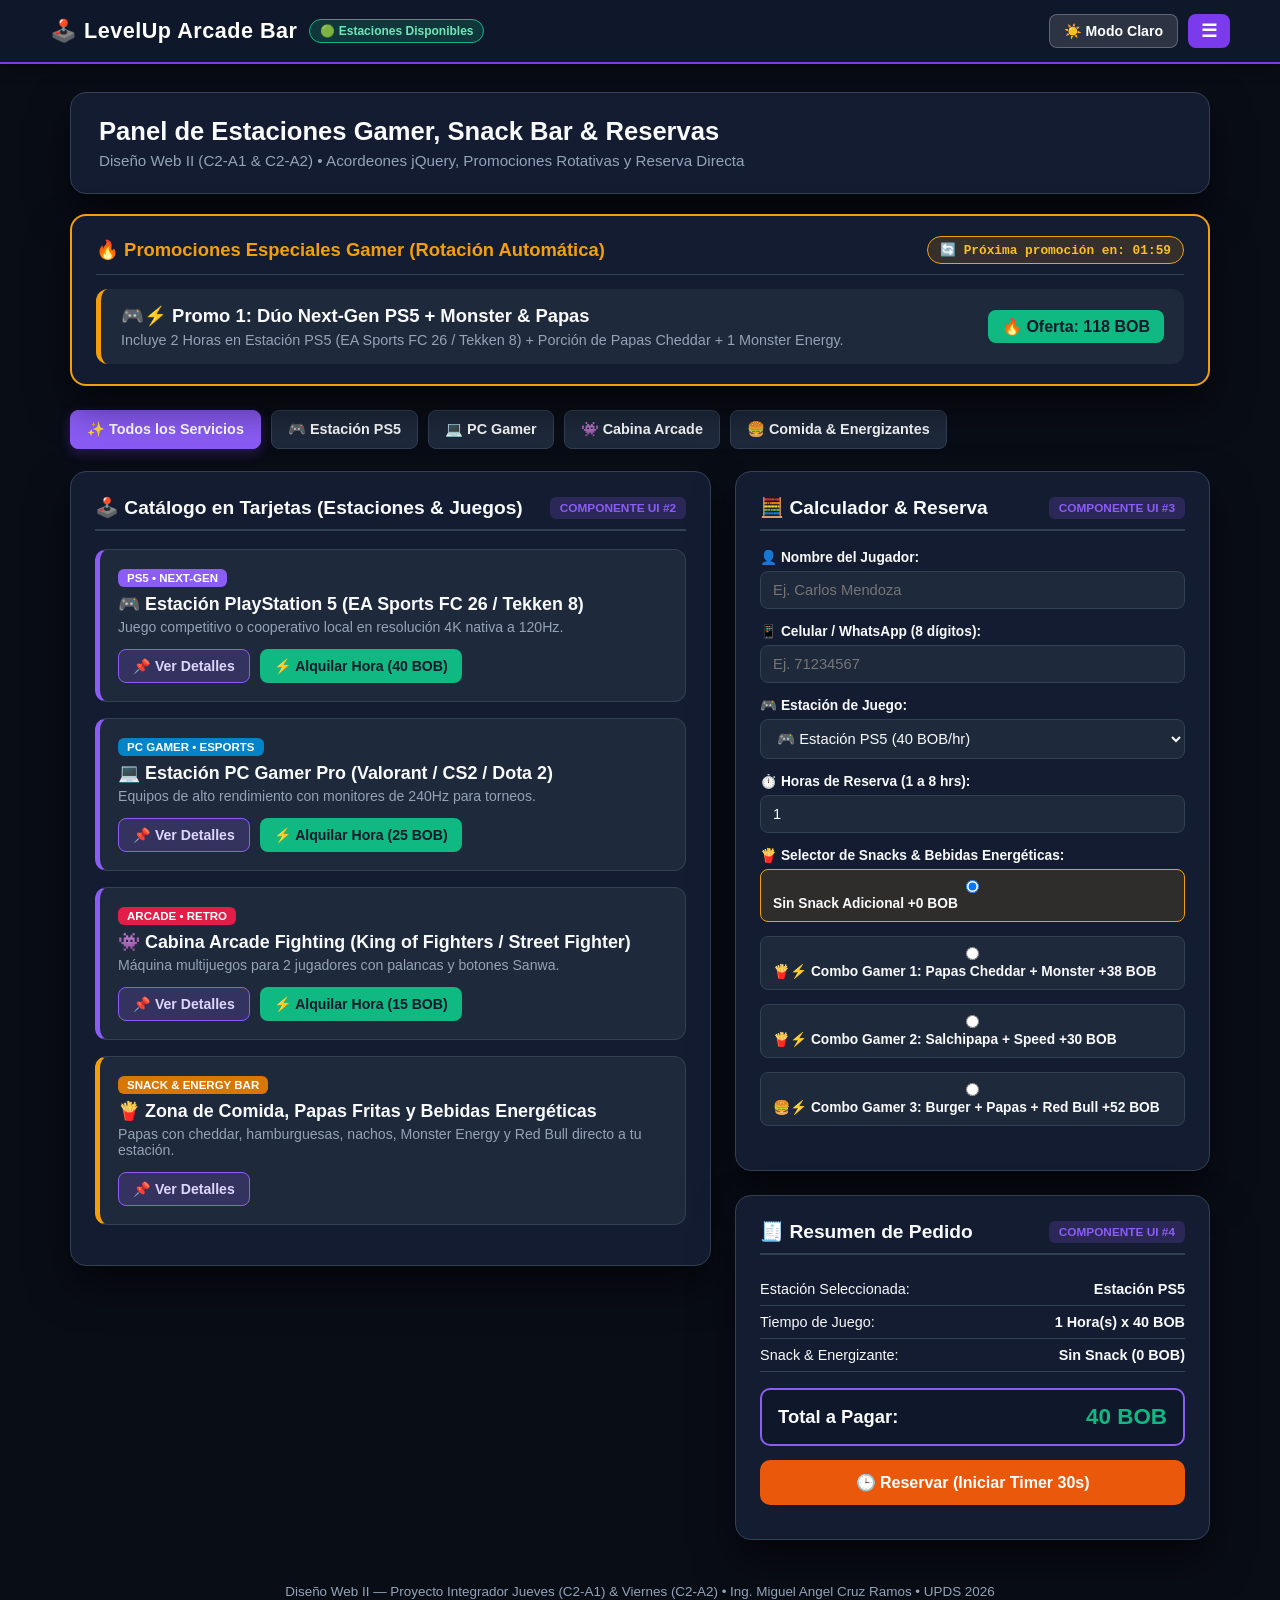
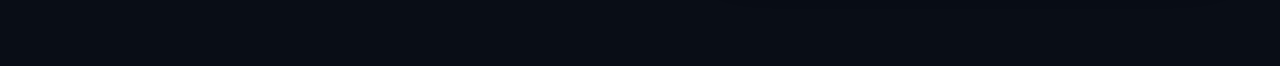
<file: lab-jquery/index.html>
<!-- ej_jquery_jueves.html / ej_ui_viernes.html - Proyecto Integrador LevelUp Arcade Bar -->
<!DOCTYPE html>
<html lang="es">
<head>
    <meta charset="UTF-8">
    <meta name="viewport" content="width=device-width, initial-scale=1.0">
    <title>LevelUp Arcade Bar - UI Completa (Jueves & Viernes)</title>
    <!-- Librería jQuery 3.7.1 -->
    <script src="https://code.jquery.com/jquery-3.7.1.min.js"></script>
    <style>
        /* =========================================================
           VARIABLES DE TEMA: MODO CLARO Y MODO OSCURO
           ========================================================= */
        :root {
            --bg-body: #f1f5f9;
            --bg-container: #ffffff;
            --bg-card: #f8fafc;
            --bg-panel: #f1f5f9;
            --bg-navbar: #1e1b4b;
            --text-main: #0f172a;
            --text-muted: #475569;
            --border-color: #cbd5e1;
            --accent: #7c3aed;
            --accent-hover: #6d28d9;
            --accent-light: rgba(124, 58, 237, 0.12);
            --card-shadow: 0 10px 25px rgba(15, 23, 42, 0.08);
        }

        body.dark-mode {
            --bg-body: #090d16;
            --bg-container: #131c31;
            --bg-card: #1e293b;
            --bg-panel: #0f172a;
            --bg-navbar: #0f172a;
            --text-main: #f8fafc;
            --text-muted: #94a3b8;
            --border-color: #334155;
            --accent: #8b5cf6;
            --accent-hover: #7c3aed;
            --accent-light: rgba(139, 92, 246, 0.2);
            --card-shadow: 0 20px 40px rgba(0, 0, 0, 0.55);
        }

        * {
            box-sizing: border-box;
            margin: 0;
            padding: 0;
        }

        body {
            font-family: 'Segoe UI', Tahoma, Geneva, Verdana, sans-serif;
            background-color: var(--bg-body);
            color: var(--text-main);
            min-height: 100vh;
            transition: background-color 0.3s ease, color 0.3s ease;
        }

        /* =========================================================
           COMPONENTE UI #1: NAVBAR SUPERIOR + TIMER ARRIBA A LA DERECHA
           ========================================================= */
        .navbar {
            background: var(--bg-navbar);
            color: #ffffff;
            padding: 14px 24px;
            position: sticky;
            top: 0;
            z-index: 100;
            border-bottom: 2px solid #7c3aed;
            box-shadow: 0 4px 16px rgba(0, 0, 0, 0.3);
        }

        .navbar-top {
            max-width: 1180px;
            margin: 0 auto;
            display: flex;
            align-items: center;
            justify-content: space-between;
            flex-wrap: wrap;
            gap: 12px;
        }

        .logo-area {
            display: flex;
            align-items: center;
            gap: 12px;
        }

        .logo-area h1 {
            font-size: 1.35rem;
            font-weight: 800;
            letter-spacing: 0.5px;
            color: #fff;
        }

        .status-badge {
            display: inline-flex;
            align-items: center;
            gap: 6px;
            background: rgba(16, 185, 129, 0.2);
            border: 1px solid #10b981;
            color: #6ee7b7;
            font-size: 0.75rem;
            font-weight: 700;
            padding: 4px 10px;
            border-radius: 999px;
        }

        .nav-controls {
            display: flex;
            align-items: center;
            flex-wrap: wrap;
            gap: 10px;
        }

        /* Temporizador en la Parte Superior Derecha (Oculto al inicio hasta apretar Reservar) */
        .top-right-timer {
            display: none;
            background: #f59e0b;
            color: #0f172a;
            border: 2px solid #fbbf24;
            padding: 8px 14px;
            border-radius: 8px;
            font-size: 0.9rem;
            font-weight: 800;
            font-family: 'Consolas', monospace;
            box-shadow: 0 4px 15px rgba(245, 158, 11, 0.45);
        }

        /* Botón Modo Oscuro */
        .btn-theme {
            background: rgba(255, 255, 255, 0.12);
            color: #ffffff;
            border: 1px solid rgba(255, 255, 255, 0.25);
            padding: 8px 14px;
            border-radius: 8px;
            font-size: 0.88rem;
            font-weight: 600;
            cursor: pointer;
            transition: all 0.2s ease;
        }

        .btn-theme:hover {
            background: #7c3aed;
            border-color: #a78bfa;
        }

        /* Botón Menú Hamburguesa */
        .btn-hamburger {
            background: #7c3aed;
            color: #ffffff;
            border: none;
            padding: 8px 13px;
            border-radius: 8px;
            font-size: 1.15rem;
            font-weight: 700;
            cursor: pointer;
            line-height: 1;
            transition: background 0.2s ease;
        }

        .btn-hamburger:hover {
            background: #6d28d9;
        }

        /* Menú Desplegable de la Hamburguesa */
        .nav-menu {
            display: none;
            max-width: 1180px;
            margin: 12px auto 0 auto;
            padding-top: 12px;
            border-top: 1px solid rgba(255, 255, 255, 0.15);
        }

        .nav-menu ul {
            list-style: none;
            display: flex;
            flex-wrap: wrap;
            gap: 12px;
        }

        .nav-menu a {
            color: #e2e8f0;
            text-decoration: none;
            font-size: 0.92rem;
            font-weight: 600;
            padding: 8px 14px;
            border-radius: 6px;
            background: rgba(255, 255, 255, 0.06);
            display: inline-block;
            transition: background 0.2s ease;
        }

        .nav-menu a:hover {
            background: #7c3aed;
            color: #ffffff;
        }

        /* =========================================================
           CONTENEDOR PRINCIPAL Y APARTADO DE PROMOCIONES ROTATIVAS
           ========================================================= */
        .main-wrapper {
            max-width: 1180px;
            margin: 28px auto;
            padding: 0 20px 40px 20px;
        }

        .hero-banner {
            background: var(--bg-container);
            border: 1px solid var(--border-color);
            border-radius: 16px;
            padding: 24px 28px;
            margin-bottom: 20px;
            box-shadow: var(--card-shadow);
            display: flex;
            justify-content: space-between;
            align-items: center;
            flex-wrap: wrap;
            gap: 16px;
        }

        .hero-banner h2 {
            font-size: 1.6rem;
            margin-bottom: 6px;
        }

        .hero-banner p {
            color: var(--text-muted);
            font-size: 0.95rem;
        }

        /* Apartado de Promociones que cambian cada 2 minutos */
        .promos-section {
            background: var(--bg-container);
            border: 2px solid #f59e0b;
            border-radius: 16px;
            padding: 20px 24px;
            margin-bottom: 24px;
            box-shadow: var(--card-shadow);
            position: relative;
        }

        .promos-header {
            display: flex;
            justify-content: space-between;
            align-items: center;
            flex-wrap: wrap;
            gap: 10px;
            margin-bottom: 14px;
            padding-bottom: 10px;
            border-bottom: 1px solid var(--border-color);
        }

        .promos-header h3 {
            font-size: 1.15rem;
            color: #f59e0b;
            display: flex;
            align-items: center;
            gap: 8px;
        }

        .promo-timer-badge {
            background: rgba(245, 158, 11, 0.15);
            border: 1px solid #f59e0b;
            color: #fbbf24;
            padding: 5px 12px;
            border-radius: 999px;
            font-size: 0.8rem;
            font-weight: 700;
            font-family: 'Consolas', monospace;
        }

        body:not(.dark-mode) .promo-timer-badge {
            color: #b45309;
        }

        .promo-slide {
            display: none;
            background: var(--bg-card);
            border-left: 5px solid #f59e0b;
            border-radius: 12px;
            padding: 16px 20px;
        }

        .promo-slide.active-promo {
            display: block;
        }

        .promo-content {
            display: flex;
            justify-content: space-between;
            align-items: center;
            flex-wrap: wrap;
            gap: 14px;
        }

        .promo-info h4 {
            font-size: 1.15rem;
            margin-bottom: 5px;
            color: var(--text-main);
        }

        .promo-info p {
            font-size: 0.9rem;
            color: var(--text-muted);
        }

        .promo-price-box {
            text-align: right;
        }

        .promo-price {
            display: inline-block;
            background: #10b981;
            color: #0f172a;
            font-weight: 800;
            font-size: 1rem;
            padding: 7px 14px;
            border-radius: 8px;
        }

        .promos-controls {
            display: flex;
            justify-content: space-between;
            align-items: center;
            margin-top: 12px;
            flex-wrap: wrap;
            gap: 10px;
        }

        .promo-dots {
            display: flex;
            gap: 8px;
        }

        .promo-dot {
            background: var(--bg-card);
            border: 1px solid var(--border-color);
            color: var(--text-main);
            padding: 5px 12px;
            border-radius: 6px;
            font-size: 0.8rem;
            font-weight: 700;
            cursor: pointer;
        }

        .promo-dot.active {
            background: #f59e0b;
            color: #0f172a;
            border-color: #f59e0b;
        }

        /* Botones de Filtro (.btn-console) */
        .filter-bar {
            display: flex;
            flex-wrap: wrap;
            gap: 10px;
            margin-bottom: 22px;
        }

        .btn-console {
            background: var(--bg-card);
            color: var(--text-main);
            border: 1px solid var(--border-color);
            padding: 10px 16px;
            border-radius: 8px;
            font-size: 0.9rem;
            font-weight: 600;
            cursor: pointer;
            transition: all 0.2s ease;
        }

        .btn-console:hover,
        .btn-console.active {
            background: var(--accent);
            color: #ffffff;
            border-color: var(--accent);
            box-shadow: 0 4px 12px rgba(124, 58, 237, 0.3);
        }

        /* Layout de Columnas: Catálogo (Izquierda) + Calculador y Resumen (Derecha) */
        .ui-architecture-grid {
            display: grid;
            grid-template-columns: 1.35fr 1fr;
            gap: 24px;
            align-items: start;
        }

        @media (max-width: 920px) {
            .ui-architecture-grid {
                grid-template-columns: 1fr;
            }
        }

        .ui-box {
            background: var(--bg-container);
            border: 1px solid var(--border-color);
            border-radius: 16px;
            padding: 24px;
            box-shadow: var(--card-shadow);
            margin-bottom: 24px;
        }

        .ui-box-header {
            display: flex;
            justify-content: space-between;
            align-items: center;
            margin-bottom: 18px;
            padding-bottom: 10px;
            border-bottom: 2px solid var(--border-color);
        }

        .ui-box-header h3 {
            font-size: 1.2rem;
        }

        .ui-tag {
            font-size: 0.74rem;
            font-weight: 700;
            text-transform: uppercase;
            padding: 4px 10px;
            border-radius: 6px;
            background: var(--accent-light);
            color: var(--accent);
        }

        /* =========================================================
           COMPONENTE UI #2: CATÁLOGO EN TARJETAS + ACORDEÓN JUEVES
           ========================================================= */
        .equipo-card {
            background: var(--bg-card);
            border: 1px solid var(--border-color);
            border-left: 5px solid var(--accent);
            border-radius: 12px;
            padding: 18px;
            margin-bottom: 16px;
            transition: transform 0.2s ease, box-shadow 0.2s ease;
        }

        .equipo-card:hover {
            transform: translateY(-2px);
            box-shadow: 0 8px 20px rgba(0, 0, 0, 0.15);
        }

        .equipo-card.snacks {
            border-left-color: #f59e0b;
        }

        .equipo-header {
            display: flex;
            justify-content: space-between;
            align-items: flex-start;
            gap: 12px;
            flex-wrap: wrap;
        }

        .console-badge {
            display: inline-block;
            background: var(--accent);
            color: #ffffff;
            font-size: 0.72rem;
            font-weight: 700;
            padding: 3px 9px;
            border-radius: 6px;
            margin-bottom: 6px;
            text-transform: uppercase;
        }

        .console-badge.badge-pc {
            background: #0284c7;
        }

        .console-badge.badge-arcade {
            background: #e11d48;
        }

        .console-badge.badge-food {
            background: #d97706;
        }

        .equipo-info h4 {
            font-size: 1.12rem;
            margin-bottom: 4px;
        }

        .equipo-info p {
            font-size: 0.88rem;
            color: var(--text-muted);
        }

        .card-actions {
            display: flex;
            flex-wrap: wrap;
            gap: 10px;
            margin-top: 14px;
        }

        /* Botón Acordeón "Ver Detalles" (Jueves) */
        .accordion-btn {
            background: var(--accent-light);
            border: 1px solid var(--accent);
            color: var(--accent);
            padding: 8px 14px;
            font-size: 0.88rem;
            font-weight: 700;
            border-radius: 8px;
            cursor: pointer;
            user-select: none;
            transition: all 0.2s ease;
        }

        body.dark-mode .accordion-btn {
            color: #ddd6fe;
        }

        .accordion-btn:hover {
            background: var(--accent);
            color: #ffffff;
        }

        /* Botón "Alquilar Hora" (Viernes) */
        .btn-alquilar {
            background: #10b981;
            color: #0f172a;
            border: none;
            padding: 8px 14px;
            font-size: 0.88rem;
            font-weight: 700;
            border-radius: 8px;
            cursor: pointer;
            transition: background 0.2s ease;
        }

        .btn-alquilar:hover {
            background: #34d399;
        }

        /* Panel Desplegable Acordeón */
        .accordion-panel {
            background: var(--bg-panel);
            border: 1px solid var(--border-color);
            border-radius: 10px;
            padding: 16px;
            margin-top: 12px;
            line-height: 1.6;
        }

        .panel-title {
            font-size: 0.88rem;
            font-weight: 700;
            color: #0284c7;
            margin-bottom: 8px;
            text-transform: uppercase;
        }

        body.dark-mode .panel-title {
            color: #38bdf8;
        }

        .specs-list {
            list-style: none;
            margin-bottom: 12px;
            font-size: 0.88rem;
        }

        .specs-list li {
            padding: 4px 0;
            border-bottom: 1px dashed var(--border-color);
        }

        .price-tag {
            display: inline-block;
            background: rgba(16, 185, 129, 0.15);
            color: #10b981;
            border: 1px solid rgba(16, 185, 129, 0.35);
            padding: 5px 12px;
            border-radius: 6px;
            font-weight: 700;
            font-size: 0.85rem;
        }

        .menu-grid {
            display: grid;
            grid-template-columns: repeat(auto-fit, minmax(190px, 1fr));
            gap: 10px;
            margin-bottom: 10px;
        }

        .menu-item {
            background: var(--bg-card);
            border: 1px solid var(--border-color);
            border-left: 3px solid #f59e0b;
            border-radius: 8px;
            padding: 10px;
            font-size: 0.84rem;
        }

        .menu-item h5 {
            color: #d97706;
            font-size: 0.9rem;
            margin-bottom: 4px;
        }

        body.dark-mode .menu-item h5 {
            color: #fbbf24;
        }

        /* =========================================================
           COMPONENTE UI #3: CALCULADOR / FORMULARIO Y PANEL SNACKS
           ========================================================= */
        .form-group {
            margin-bottom: 14px;
        }

        .form-group label {
            display: block;
            font-size: 0.86rem;
            font-weight: 700;
            margin-bottom: 6px;
            color: var(--text-main);
        }

        .form-group input,
        .form-group select {
            width: 100%;
            background: var(--bg-card);
            border: 1px solid var(--border-color);
            color: var(--text-main);
            padding: 10px 12px;
            border-radius: 8px;
            font-size: 0.92rem;
            outline: none;
        }

        .form-group input:focus,
        .form-group select:focus {
            border-color: var(--accent);
        }

        /* Selector visual de Snacks Laterales (Combo Gamer 1, 2 o 3) */
        .snack-selector {
            display: flex;
            flex-direction: column;
            gap: 8px;
            margin-top: 6px;
        }

        .snack-option {
            display: flex;
            align-items: center;
            justify-content: space-between;
            background: var(--bg-card);
            border: 1px solid var(--border-color);
            padding: 10px 12px;
            border-radius: 8px;
            cursor: pointer;
            font-size: 0.86rem;
            transition: all 0.2s ease;
        }

        .snack-option:hover,
        .snack-option.selected {
            border-color: #f59e0b;
            background: rgba(245, 158, 11, 0.12);
        }

        /* =========================================================
           COMPONENTE UI #4: RESUMEN DE PEDIDO Y CONFIRMACIÓN EN LA MISMA PÁGINA
           ========================================================= */
        .resumen-list {
            list-style: none;
            margin-bottom: 16px;
            font-size: 0.9rem;
        }

        .resumen-list li {
            display: flex;
            justify-content: space-between;
            padding: 8px 0;
            border-bottom: 1px solid var(--border-color);
        }

        .total-banner {
            background: var(--bg-panel);
            border: 2px solid var(--accent);
            border-radius: 10px;
            padding: 14px 16px;
            display: flex;
            justify-content: space-between;
            align-items: center;
            margin-bottom: 14px;
        }

        .total-banner h4 {
            font-size: 1.15rem;
        }

        .total-amount {
            font-size: 1.4rem;
            font-weight: 800;
            color: #10b981;
        }

        /* Botón 1: Reservar (Activa el Timer en la esquina superior derecha) */
        .btn-iniciar-reserva {
            width: 100%;
            background: #ea580c;
            color: #ffffff;
            border: none;
            padding: 13px 20px;
            border-radius: 10px;
            font-size: 1rem;
            font-weight: 700;
            cursor: pointer;
            margin-bottom: 10px;
            transition: background 0.2s ease;
        }

        .btn-iniciar-reserva:hover {
            background: #f97316;
        }

        /* Botón 2: Confirmar Reserva (Termina el Timer y guarda la reserva) */
        .btn-confirmar {
            display: none;
            width: 100%;
            background: #10b981;
            color: #0f172a;
            border: none;
            padding: 13px 20px;
            border-radius: 10px;
            font-size: 1rem;
            font-weight: 800;
            cursor: pointer;
            transition: background 0.2s ease;
        }

        .btn-confirmar:hover {
            background: #34d399;
        }

        .msg-error {
            display: none;
            margin-bottom: 12px;
            background: rgba(239, 68, 68, 0.15);
            border: 1px solid #ef4444;
            color: #ef4444;
            padding: 10px 14px;
            border-radius: 8px;
            font-size: 0.86rem;
            font-weight: 600;
        }

        body.dark-mode .msg-error {
            color: #fca5a5;
        }

        /* Detalle de Reserva Confirmada en la misma página */
        .reserva-inline-box {
            display: none;
            margin-top: 16px;
            background: var(--bg-panel);
            border: 1px solid #10b981;
            border-left: 4px solid #10b981;
            border-radius: 10px;
            padding: 16px;
            font-size: 0.9rem;
            line-height: 1.7;
        }

        .reserva-inline-box h4 {
            color: #10b981;
            margin-bottom: 8px;
            font-size: 1rem;
        }

        /* =========================================================
           TOAST ALERT FLOTANTE (ESQUINA SUPERIOR DERECHA)
           ========================================================= */
        .toast-alert {
            display: none;
            position: fixed;
            top: 78px;
            right: 24px;
            z-index: 300;
            background: #10b981;
            color: #0f172a;
            border: 2px solid #059669;
            padding: 14px 20px;
            border-radius: 10px;
            font-weight: 700;
            font-size: 0.92rem;
            box-shadow: 0 12px 28px rgba(0, 0, 0, 0.35);
        }

        footer {
            text-align: center;
            margin-top: 20px;
            font-size: 0.84rem;
            color: var(--text-muted);
        }
    </style>
</head>
<body class="dark-mode">

    <!-- =========================================================
         COMPONENTE UI #1: NAVBAR SUPERIOR + TIMER EN PARTE SUPERIOR DERECHA
         ========================================================= -->
    <nav class="navbar">
        <div class="navbar-top">
            <div class="logo-area">
                <h1>🕹️ LevelUp Arcade Bar</h1>
                <span class="status-badge">🟢 Estaciones Disponibles</span>
            </div>

            <div class="nav-controls">
                <!-- Temporizador en la Parte Superior Derecha (Aparece recién al apretar Reservar) -->
                <div id="box-timer" class="top-right-timer">
                    ⏱️ Tiempo para Confirmar: <span id="mod-timer">00:30s</span>
                </div>

                <!-- Botón Modo Oscuro / Claro -->
                <button id="btn-theme" class="btn-theme">☀️ Modo Claro</button>

                <!-- Botón Menú Hamburguesa -->
                <button id="btn-hamburger" class="btn-hamburger" title="Abrir Menú">☰</button>
            </div>
        </div>

        <!-- Menú Desplegable Hamburguesa -->
        <div id="nav-menu" class="nav-menu">
            <ul>
                <li><a href="#promociones" class="nav-link">🔥 Promociones Rotativas</a></li>
                <li><a href="#catalogo" class="nav-link">🎮 Catálogo de Estaciones</a></li>
                <li><a href="#zona-snacks" class="nav-link">🍟 Comida y Bebidas Energéticas</a></li>
                <li><a href="#calculador" class="nav-link">🧮 Calculador de Horas</a></li>
                <li><a href="#resumen" class="nav-link">🧾 Resumen de Pedido</a></li>
            </ul>
        </div>
    </nav>

    <!-- Toast Alert Flotante (Esquina Superior Derecha) -->
    <div id="toast-alert" class="toast-alert"></div>

    <div class="main-wrapper">

        <!-- Encabezado Principal -->
        <div class="hero-banner">
            <div>
                <h2>Panel de Estaciones Gamer, Snack Bar & Reservas</h2>
                <p>Diseño Web II (C2-A1 & C2-A2) • Acordeones jQuery, Promociones Rotativas y Reserva Directa</p>
            </div>
        </div>

        <!-- =========================================================
             APARTADO DE PROMOCIONES ROTATIVAS (CAMBIAN CADA 2 MINUTOS)
             ========================================================= -->
        <div id="promociones" class="promos-section">
            <div class="promos-header">
                <h3>🔥 Promociones Especiales Gamer (Rotación Automática)</h3>
                <span class="promo-timer-badge">🔄 Próxima promoción en: <span id="promo-countdown">02:00</span></span>
            </div>

            <!-- Promoción 1 -->
            <div class="promo-slide active-promo" data-index="0">
                <div class="promo-content">
                    <div class="promo-info">
                        <h4>🎮⚡ Promo 1: Dúo Next-Gen PS5 + Monster & Papas</h4>
                        <p>Incluye 2 Horas en Estación PS5 (EA Sports FC 26 / Tekken 8) + Porción de Papas Cheddar + 1 Monster Energy.</p>
                    </div>
                    <div class="promo-price-box">
                        <span class="promo-price">🔥 Oferta: 118 BOB</span>
                    </div>
                </div>
            </div>

            <!-- Promoción 2 -->
            <div class="promo-slide" data-index="1">
                <div class="promo-content">
                    <div class="promo-info">
                        <h4>💻🍟 Promo 2: Maratón eSports PC Gamer 240Hz</h4>
                        <p>Incluye 3 Horas en PC Gamer Pro (RTX 4070 Super) + Salchipapa Especial LevelUp + Bebida Energética Speed.</p>
                    </div>
                    <div class="promo-price-box">
                        <span class="promo-price">🔥 Oferta: 105 BOB</span>
                    </div>
                </div>
            </div>

            <!-- Promoción 3 -->
            <div class="promo-slide" data-index="2">
                <div class="promo-content">
                    <div class="promo-info">
                        <h4>👾🍔 Promo 3: Noche Retro Arcade & Burger LevelUp</h4>
                        <p>Incluye 2 Horas de Cabina Arcade Free-Play (KOF / Street Fighter) + Burger Doble Carne con Papas + Red Bull.</p>
                    </div>
                    <div class="promo-price-box">
                        <span class="promo-price">🔥 Oferta: 82 BOB</span>
                    </div>
                </div>
            </div>
        </div>

        <!-- Barra de Filtros (.btn-console) -->
        <div class="filter-bar">
            <button class="btn-console active" data-categoria="todos">✨ Todos los Servicios</button>
            <button class="btn-console" data-categoria="ps5">🎮 Estación PS5</button>
            <button class="btn-console" data-categoria="pc">💻 PC Gamer</button>
            <button class="btn-console" data-categoria="arcade">👾 Cabina Arcade</button>
            <button class="btn-console" data-categoria="snacks">🍔 Comida & Energizantes</button>
        </div>

        <!-- =========================================================
             ESTRUCTURA PRINCIPAL: CATÁLOGO + CALCULADOR + RESUMEN
             ========================================================= -->
        <div class="ui-architecture-grid">

            <!-- COLUMNA IZQUIERDA: COMPONENTE UI #2 (CATÁLOGO EN TARJETAS) -->
            <div id="catalogo" class="ui-box">
                <div class="ui-box-header">
                    <h3>🕹️ Catálogo en Tarjetas (Estaciones & Juegos)</h3>
                    <span class="ui-tag">Componente UI #2</span>
                </div>

                <!-- Card 1: PS5 -->
                <div class="equipo-card ps5">
                    <div class="equipo-header">
                        <div class="equipo-info">
                            <span class="console-badge">PS5 • Next-Gen</span>
                            <h4>🎮 Estación PlayStation 5 (EA Sports FC 26 / Tekken 8)</h4>
                            <p>Juego competitivo o cooperativo local en resolución 4K nativa a 120Hz.</p>
                        </div>
                    </div>

                    <div class="card-actions">
                        <div class="accordion-btn">📌 Ver Detalles</div>
                        <button class="btn-alquilar" data-estacion="Estación PS5" data-precio="40">⚡ Alquilar Hora (40 BOB)</button>
                    </div>

                    <div class="accordion-panel" style="display:none;">
                        <div class="panel-title">📋 Tarifa y Especificaciones del Equipo</div>
                        <ul class="specs-list">
                            <li><strong>Consola:</strong> PlayStation 5 Slim 1TB SSD NVMe</li>
                            <li><strong>Pantalla:</strong> Smart TV OLED 55" 4K HDR10 @ 120Hz</li>
                            <li><strong>Periféricos:</strong> 4 Mandos DualSense + Headsets Pulse 3D</li>
                            <li><strong>Juegos:</strong> EA Sports FC 26, Tekken 8, Mortal Kombat 1, Spider-Man 2</li>
                        </ul>
                        <div class="price-tag">💰 Tarifa: 40 BOB / hora (Incluye equipamiento completo)</div>
                    </div>
                </div>

                <!-- Card 2: PC Gamer -->
                <div class="equipo-card pc">
                    <div class="equipo-header">
                        <div class="equipo-info">
                            <span class="console-badge badge-pc">PC GAMER • eSports</span>
                            <h4>💻 Estación PC Gamer Pro (Valorant / CS2 / Dota 2)</h4>
                            <p>Equipos de alto rendimiento con monitores de 240Hz para torneos.</p>
                        </div>
                    </div>

                    <div class="card-actions">
                        <div class="accordion-btn">📌 Ver Detalles</div>
                        <button class="btn-alquilar" data-estacion="PC Gamer Pro" data-precio="25">⚡ Alquilar Hora (25 BOB)</button>
                    </div>

                    <div class="accordion-panel" style="display:none;">
                        <div class="panel-title">📋 Tarifa y Especificaciones del Equipo</div>
                        <ul class="specs-list">
                            <li><strong>Hardware:</strong> AMD Ryzen 7 7800X3D + NVIDIA RTX 4070 Super 12GB</li>
                            <li><strong>Memoria & Monitor:</strong> 32GB RAM DDR5 • Monitor IPS 27" 240Hz 1ms</li>
                            <li><strong>Periféricos:</strong> Teclado Mecánico RGB + Mouse Logitech G Pro Superlight</li>
                            <li><strong>Juegos:</strong> Valorant, Counter-Strike 2, Dota 2, League of Legends, Fortnite</li>
                        </ul>
                        <div class="price-tag">💰 Tarifa: 25 BOB / hora</div>
                    </div>
                </div>

                <!-- Card 3: Arcade -->
                <div class="equipo-card arcade">
                    <div class="equipo-header">
                        <div class="equipo-info">
                            <span class="console-badge badge-arcade">ARCADE • Retro</span>
                            <h4>👾 Cabina Arcade Fighting (King of Fighters / Street Fighter)</h4>
                            <p>Máquina multijuegos para 2 jugadores con palancas y botones Sanwa.</p>
                        </div>
                    </div>

                    <div class="card-actions">
                        <div class="accordion-btn">📌 Ver Detalles</div>
                        <button class="btn-alquilar" data-estacion="Cabina Arcade" data-precio="15">⚡ Alquilar Hora (15 BOB)</button>
                    </div>

                    <div class="accordion-panel" style="display:none;">
                        <div class="panel-title">📋 Tarifa y Especificaciones del Equipo</div>
                        <ul class="specs-list">
                            <li><strong>Sistema:</strong> Cabina Arcade con Pandora Box DX Pro (5000+ juegos)</li>
                            <li><strong>Controles:</strong> Palancas japonesas Sanwa JLF + 8 botones por jugador</li>
                            <li><strong>Clásicos:</strong> KOF '98 y 2002, Street Fighter III, Metal Slug X, Pac-Man</li>
                        </ul>
                        <div class="price-tag">💰 Tarifa: 15 BOB / hora (Free Play ilimitado)</div>
                    </div>
                </div>

                <!-- Card 4: Zona de Comida y Bebidas Energéticas -->
                <div id="zona-snacks" class="equipo-card snacks">
                    <div class="equipo-header">
                        <div class="equipo-info">
                            <span class="console-badge badge-food">SNACK & ENERGY BAR</span>
                            <h4>🍟 Zona de Comida, Papas Fritas y Bebidas Energéticas</h4>
                            <p>Papas con cheddar, hamburguesas, nachos, Monster Energy y Red Bull directo a tu estación.</p>
                        </div>
                    </div>

                    <div class="card-actions">
                        <div class="accordion-btn">📌 Ver Detalles</div>
                    </div>

                    <div class="accordion-panel" style="display:none;">
                        <div class="panel-title">⚡ Carta de Bebidas Energéticas y Comida Gamer</div>
                        <div class="menu-grid">
                            <div class="menu-item">
                                <h5>⚡ Bebidas Energéticas</h5>
                                <p>• Monster Energy (Original / Mango): <strong>18 BOB</strong><br>
                                   • Red Bull Lata 250ml: <strong>20 BOB</strong><br>
                                   • Speed / Volt Gamer: <strong>10 BOB</strong></p>
                            </div>
                            <div class="menu-item">
                                <h5>🍟 Papas & Snacks</h5>
                                <p>• Papas Gamer Cheddar & Tocino: <strong>25 BOB</strong><br>
                                   • Salchipapa Especial LevelUp: <strong>25 BOB</strong><br>
                                   • Nachos Supreme con Queso: <strong>28 BOB</strong></p>
                            </div>
                            <div class="menu-item">
                                <h5>🍔 Burgers & Alitas</h5>
                                <p>• Burger Doble Carne + Papas: <strong>38 BOB</strong><br>
                                   • Alitas BBQ (6 pzas + Papas): <strong>35 BOB</strong></p>
                            </div>
                        </div>
                        <div class="price-tag">🔥 Selecciona tu Combo Gamer en el panel calculador de la derecha</div>
                    </div>
                </div>
            </div>

            <!-- COLUMNA DERECHA: COMPONENTE UI #3 (CALCULADOR) Y COMPONENTE UI #4 (RESUMEN) -->
            <div>

                <!-- COMPONENTE UI #3: CALCULADOR / FORMULARIO + PANEL LATERAL SNACKS -->
                <div id="calculador" class="ui-box">
                    <div class="ui-box-header">
                        <h3>🧮 Calculador & Reserva</h3>
                        <span class="ui-tag">Componente UI #3</span>
                    </div>

                    <div class="form-group">
                        <label for="nombre">👤 Nombre del Jugador:</label>
                        <input type="text" id="nombre" placeholder="Ej. Carlos Mendoza">
                    </div>

                    <div class="form-group">
                        <label for="celular">📱 Celular / WhatsApp (8 dígitos):</label>
                        <input type="text" id="celular" maxlength="8" placeholder="Ej. 71234567">
                    </div>

                    <div class="form-group">
                        <label for="servicio">🎮 Estación de Juego:</label>
                        <select id="servicio">
                            <option value="40" data-nombre="Estación PS5">🎮 Estación PS5 (40 BOB/hr)</option>
                            <option value="25" data-nombre="PC Gamer Pro">💻 PC Gamer Pro (25 BOB/hr)</option>
                            <option value="15" data-nombre="Cabina Arcade">👾 Cabina Arcade (15 BOB/hr)</option>
                        </select>
                    </div>

                    <!-- Input requerido por la Guía Viernes (#hrs) -->
                    <div class="form-group">
                        <label for="hrs">⏱️ Horas de Reserva (1 a 8 hrs):</label>
                        <input type="number" id="hrs" value="1" min="1" max="8">
                    </div>

                    <!-- Panel UI Lateral: Selector de Snacks (Combo Gamer 1, 2 o 3) -->
                    <div class="form-group">
                        <label>🍟 Selector de Snacks & Bebidas Energéticas:</label>
                        <div class="snack-selector">
                            <label class="snack-option selected">
                                <span><input type="radio" name="snack" value="0" data-snack="Sin Snack" checked> Sin Snack Adicional</span>
                                <strong>+0 BOB</strong>
                            </label>
                            <label class="snack-option">
                                <span><input type="radio" name="snack" value="38" data-snack="Combo Gamer 1 (Papas Cheddar + Monster)"> 🍟⚡ Combo Gamer 1: Papas Cheddar + Monster</span>
                                <strong>+38 BOB</strong>
                            </label>
                            <label class="snack-option">
                                <span><input type="radio" name="snack" value="30" data-snack="Combo Gamer 2 (Salchipapa + Speed)"> 🍟⚡ Combo Gamer 2: Salchipapa + Speed</span>
                                <strong>+30 BOB</strong>
                            </label>
                            <label class="snack-option">
                                <span><input type="radio" name="snack" value="52" data-snack="Combo Gamer 3 (Burger Doble + Papas + Red Bull)"> 🍔⚡ Combo Gamer 3: Burger + Papas + Red Bull</span>
                                <strong>+52 BOB</strong>
                            </label>
                        </div>
                    </div>
                </div>

                <!-- COMPONENTE UI #4: RESUMEN DE PEDIDO EN LA MISMA PÁGINA -->
                <div id="resumen" class="ui-box">
                    <div class="ui-box-header">
                        <h3>🧾 Resumen de Pedido</h3>
                        <span class="ui-tag">Componente UI #4</span>
                    </div>

                    <ul class="resumen-list">
                        <li>
                            <span>Estación Seleccionada:</span>
                            <strong id="res-estacion">Estación PS5</strong>
                        </li>
                        <li>
                            <span>Tiempo de Juego:</span>
                            <strong id="res-horas">1 Hora(s) x 40 BOB</strong>
                        </li>
                        <li>
                            <span>Snack & Energizante:</span>
                            <strong id="res-snack">Sin Snack (0 BOB)</strong>
                        </li>
                    </ul>

                    <div class="total-banner">
                        <h4>Total a Pagar:</h4>
                        <div class="total-amount"><span id="total">40</span> BOB</div>
                    </div>

                    <!-- Mensaje de validación si faltan datos del jugador -->
                    <div id="mensaje-error" class="msg-error"></div>

                    <!-- Paso 1: Botón Reservar (Hace aparecer el Timer en la parte superior derecha) -->
                    <button id="btnReservar" class="btn-iniciar-reserva">🕒 Reservar (Iniciar Timer 30s)</button>

                    <!-- Paso 2: Botón Confirmar Reserva (Termina el Timer y confirma el pedido) -->
                    <button id="btnModal" class="btn-confirmar">✅ Confirmar Reserva</button>

                    <!-- Detalle confirmado dentro de la misma página -->
                    <div id="reserva-confirmada-box" class="reserva-inline-box">
                        <h4>✅ Detalle de Reserva Registrada</h4>
                        <div><strong>Jugador:</strong> <span id="conf-jugador">-</span></div>
                        <div><strong>Servicio:</strong> <span id="conf-servicio">-</span></div>
                        <div><strong>Snack Gamer:</strong> <span id="conf-snack">-</span></div>
                        <div><strong>Monto Total:</strong> <span id="conf-monto">-</span></div>
                    </div>
                </div>

            </div>
        </div>

        <footer>
            Diseño Web II — Proyecto Integrador Jueves (C2-A1) & Viernes (C2-A2) • Ing. Miguel Angel Cruz Ramos • UPDS 2026
        </footer>
    </div>

    <!-- =========================================================
         SCRIPTS JQUERY (JUEVES C2-A1 + VIERNES C2-A2)
         ========================================================= -->
    <script>
        $(document).ready(function() {

            var intervaloTimer = null;

            // ---------------------------------------------------------
            // 0. APARTADO DE PROMOCIONES ROTATIVAS (CAMBIAN CADA 2 MINUTOS = 120 SEGUNDOS)
            // ---------------------------------------------------------
            var promoActual = 0;
            var totalPromos = $('.promo-slide').length;
            var segundosPromo = 120; // 2 minutos

            function mostrarPromo(indice) {
                $('.promo-slide').stop(true, true).fadeOut('fast').removeClass('active-promo');
                $('.promo-slide[data-index="' + indice + '"]').stop(true, true).fadeIn('fast').addClass('active-promo');
            }

            // Temporizador que cuenta 2 minutos (02:00) y rota automáticamente entre las 3 promociones
            setInterval(function() {
                segundosPromo--;

                var min = Math.floor(segundosPromo / 60);
                var seg = segundosPromo % 60;
                var textoReloj = (min < 10 ? '0' + min : min) + ':' + (seg < 10 ? '0' + seg : seg);
                $('#promo-countdown').text(textoReloj);

                if (segundosPromo <= 0) {
                    promoActual = (promoActual + 1) % totalPromos;
                    mostrarPromo(promoActual);
                    segundosPromo = 120; // Reinicia a 2 minutos para la siguiente promoción
                }
            }, 1000);

            // ---------------------------------------------------------
            // 1. MODO OSCURO / MODO CLARO Y MENÚ HAMBURGUESA (Navbar)
            // ---------------------------------------------------------
            $('#btn-theme').click(function() {
                $('body').toggleClass('dark-mode');

                if ($('body').hasClass('dark-mode')) {
                    $(this).text('☀️ Modo Claro');
                } else {
                    $(this).text('🌙 Modo Oscuro');
                }
            });

            $('#btn-hamburger').click(function() {
                $('#nav-menu').slideToggle('fast');
            });

            $('.nav-link').click(function() {
                $('#nav-menu').slideUp('fast');
            });

            // ---------------------------------------------------------
            // 2. GUÍA JUEVES: FILTRO (.btn-console) Y ACORDEÓN (.accordion-btn)
            // ---------------------------------------------------------
            $('.btn-console').click(function() {
                var categoria = $(this).attr('data-categoria');

                $('.btn-console').removeClass('active');
                $(this).addClass('active');

                if (categoria === 'todos') {
                    $('.equipo-card').fadeIn('fast');
                } else {
                    $('.equipo-card').fadeOut('fast');
                    $('.equipo-card.' + categoria).fadeIn('fast');
                }
            });

            $('.accordion-btn').click(function() {
                $(this).closest('.equipo-card').find('.accordion-panel').slideToggle('slow');
            });

            // Botón "Alquilar Hora" en cada tarjeta carga la estación en el Calculador
            $('.btn-alquilar').click(function() {
                var precio = $(this).attr('data-precio');
                $('#servicio').val(precio);
                actualizarCalculador();
                $('html, body').animate({
                    scrollTop: $('#calculador').offset().top - 80
                }, 400);
            });

            // ---------------------------------------------------------
            // 3. GUÍA VIERNES: CALCULADOR DINÁMICO EN VIVO (#hrs y Snacks)
            // ---------------------------------------------------------
            function actualizarCalculador() {
                var precioHora = parseInt($('#servicio').val()) || 0;
                var nombreEstacion = $('#servicio option:selected').attr('data-nombre');
                var horas = parseInt($('#hrs').val());

                if (isNaN(horas) || horas < 1) {
                    horas = 1;
                }

                var radioSnack = $('input[name="snack"]:checked');
                var precioSnack = parseInt(radioSnack.val()) || 0;
                var nombreSnack = radioSnack.attr('data-snack');

                var total = (precioHora * horas) + precioSnack;

                // Actualizar Resumen de Pedido en vivo
                $('#res-estacion').text(nombreEstacion);
                $('#res-horas').text(horas + ' Hora(s) x ' + precioHora + ' BOB');
                $('#res-snack').text(nombreSnack + ' (+' + precioSnack + ' BOB)');
                $('#total').text(total);
            }

            $('#hrs').on('input', function() {
                actualizarCalculador();
            });

            $('#servicio').on('change', function() {
                actualizarCalculador();
            });

            $('input[name="snack"]').on('change', function() {
                $('.snack-option').removeClass('selected');
                $(this).closest('.snack-option').addClass('selected');
                actualizarCalculador();
            });

            // ---------------------------------------------------------
            // 4. RESERVAR (APARECE TIMER ARRIBA A LA DERECHA) Y CONFIRMAR RESERVA (TERMINA EL TIMER)
            // ---------------------------------------------------------
            function mostrarToast(mensaje, colorFondo) {
                $('#toast-alert')
                    .css('background', colorFondo || '#10b981')
                    .css('color', colorFondo === '#ef4444' ? '#ffffff' : '#0f172a')
                    .html(mensaje)
                    .stop(true, true)
                    .slideDown('fast')
                    .delay(3000)
                    .fadeOut('slow');
            }

            function validarDatosJugador() {
                var nombre = $('#nombre').val().trim();
                var celular = $('#celular').val().trim();
                var horas = parseInt($('#hrs').val());

                $('#mensaje-error').hide();

                if (nombre.length < 3) {
                    $('#mensaje-error').text('⚠️ Ingresa el nombre del jugador (mínimo 3 letras).').slideDown('fast');
                    return false;
                }

                if (!/^[67]\d{7}$/.test(celular)) {
                    $('#mensaje-error').text('⚠️ Ingresa un celular válido de 8 dígitos (empezando con 6 o 7).').slideDown('fast');
                    return false;
                }

                if (isNaN(horas) || horas < 1 || horas > 8) {
                    $('#mensaje-error').text('⚠️ La cantidad de horas debe estar entre 1 y 8.').slideDown('fast');
                    return false;
                }

                return true;
            }

            // PASO 1: Al apretar en "Reservar", recién aparece el Timer en la parte superior derecha
            $('#btnReservar').click(function() {
                if (!validarDatosJugador()) {
                    return;
                }

                $('#reserva-confirmada-box').hide();
                clearInterval(intervaloTimer);

                var segundos = 30;
                $('#mod-timer').text('00:30s');

                // Hacer aparecer el Timer en la parte superior derecha y el botón de Confirmar Reserva
                $('#box-timer').stop(true, true).slideDown('fast');
                $('#btnModal').stop(true, true).slideDown('fast');

                intervaloTimer = setInterval(function() {
                    segundos--;
                    var formato = segundos < 10 ? '00:0' + segundos + 's' : '00:' + segundos + 's';
                    $('#mod-timer').text(formato);

                    // Si se acaba el tiempo sin apretar Confirmar Reserva
                    if (segundos <= 0) {
                        clearInterval(intervaloTimer);
                        $('#box-timer').fadeOut('fast');
                        $('#btnModal').fadeOut('fast');
                        mostrarToast('⏰ Tarifa Flash Expirada. Vuelve a apretar en Reservar.', '#ef4444');
                    }
                }, 1000);
            });

            // PASO 2: Al apretar en "Confirmar Reserva", recién termina el Timer y se registra el pedido
            $('#btnModal').click(function() {
                if (!validarDatosJugador()) {
                    return;
                }

                // Terminar el timer y ocultarlo de la esquina superior derecha
                clearInterval(intervaloTimer);
                $('#box-timer').fadeOut('fast');
                $('#btnModal').slideUp('fast');

                var nombre = $('#nombre').val().trim();
                var celular = $('#celular').val().trim();
                var horas = parseInt($('#hrs').val());
                var nombreEstacion = $('#servicio option:selected').attr('data-nombre');
                var nombreSnack = $('input[name="snack"]:checked').attr('data-snack');
                var montoTotal = $('#total').text();

                $('#conf-jugador').text(nombre + ' (' + celular + ')');
                $('#conf-servicio').text(nombreEstacion);
                $('#conf-snack').text(nombreSnack);
                $('#conf-monto').text(montoTotal + ' BOB (' + horas + ' Horas)');

                $('#reserva-confirmada-box').hide().slideDown('fast');
                mostrarToast('🎉 ¡Reserva confirmada para ' + nombre + ' por ' + montoTotal + ' BOB!', '#10b981');
            });

        });
    </script>
</body>
</html>
</file>
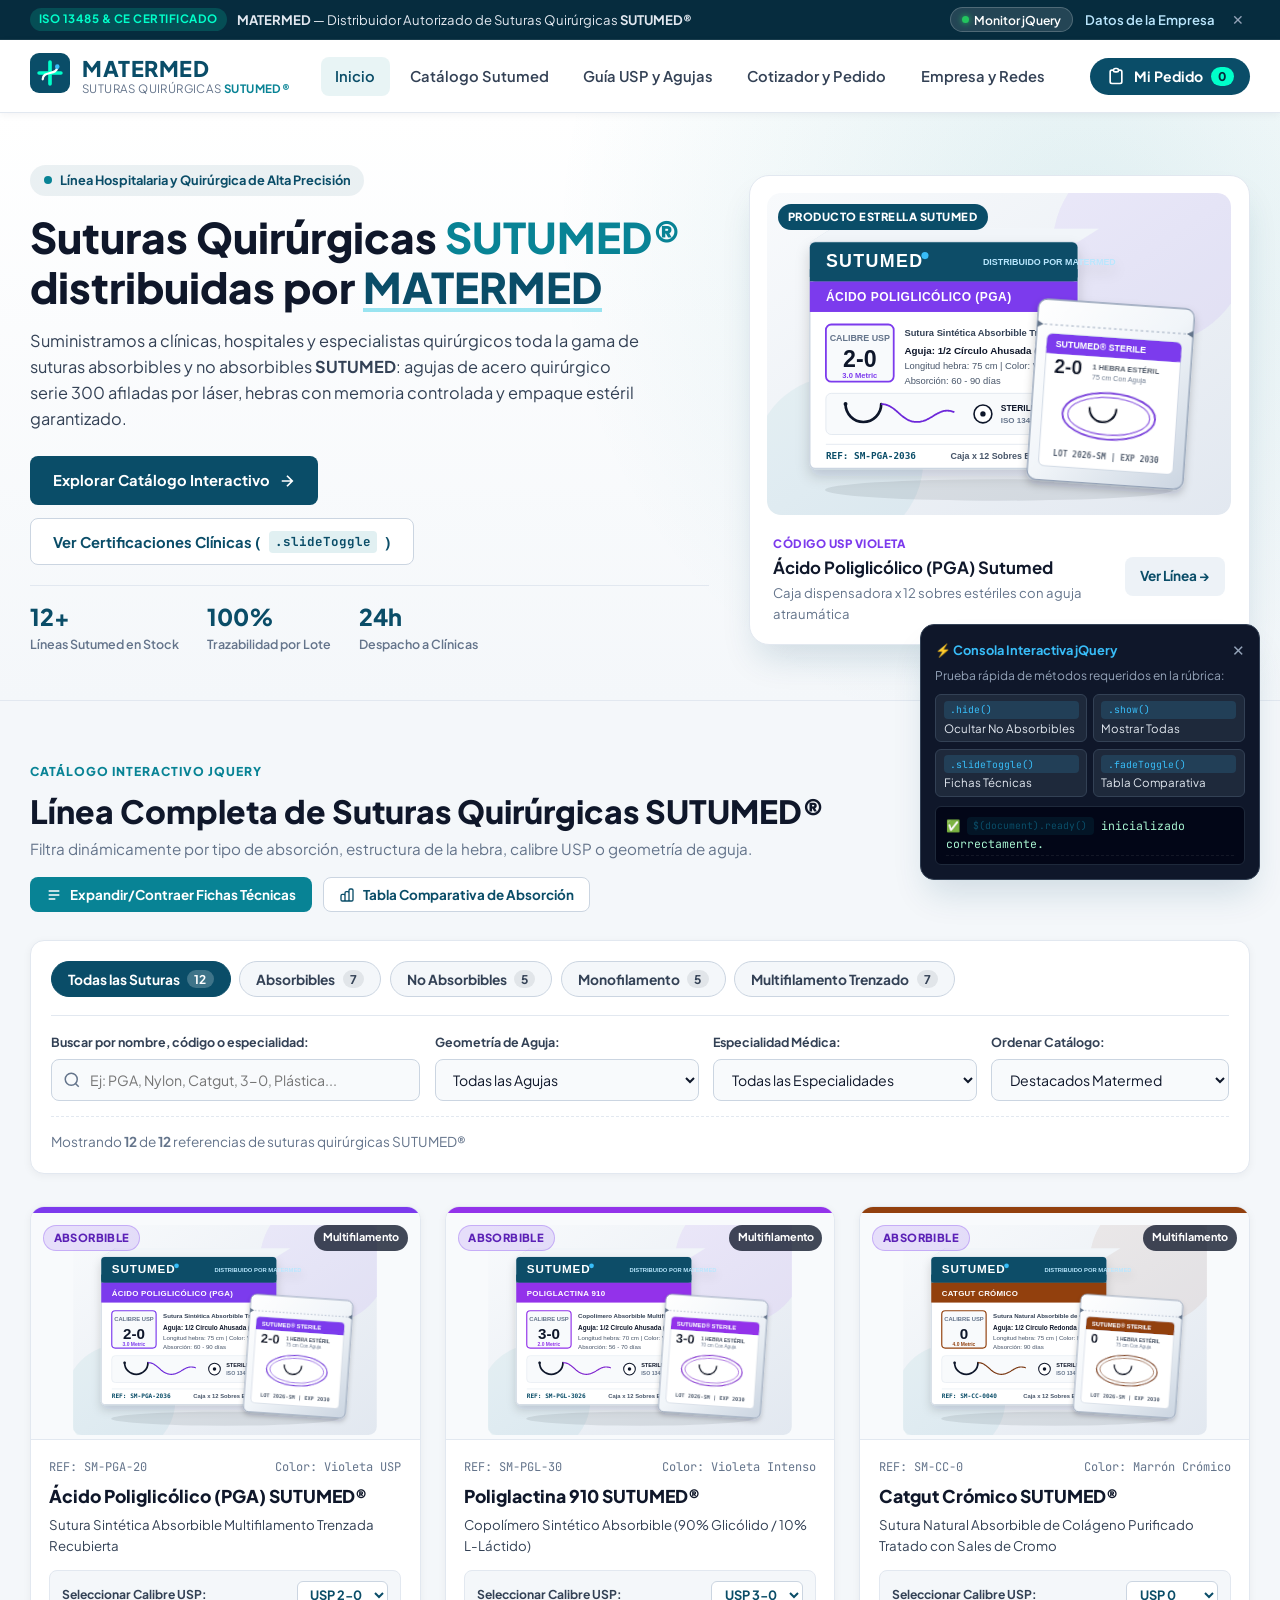
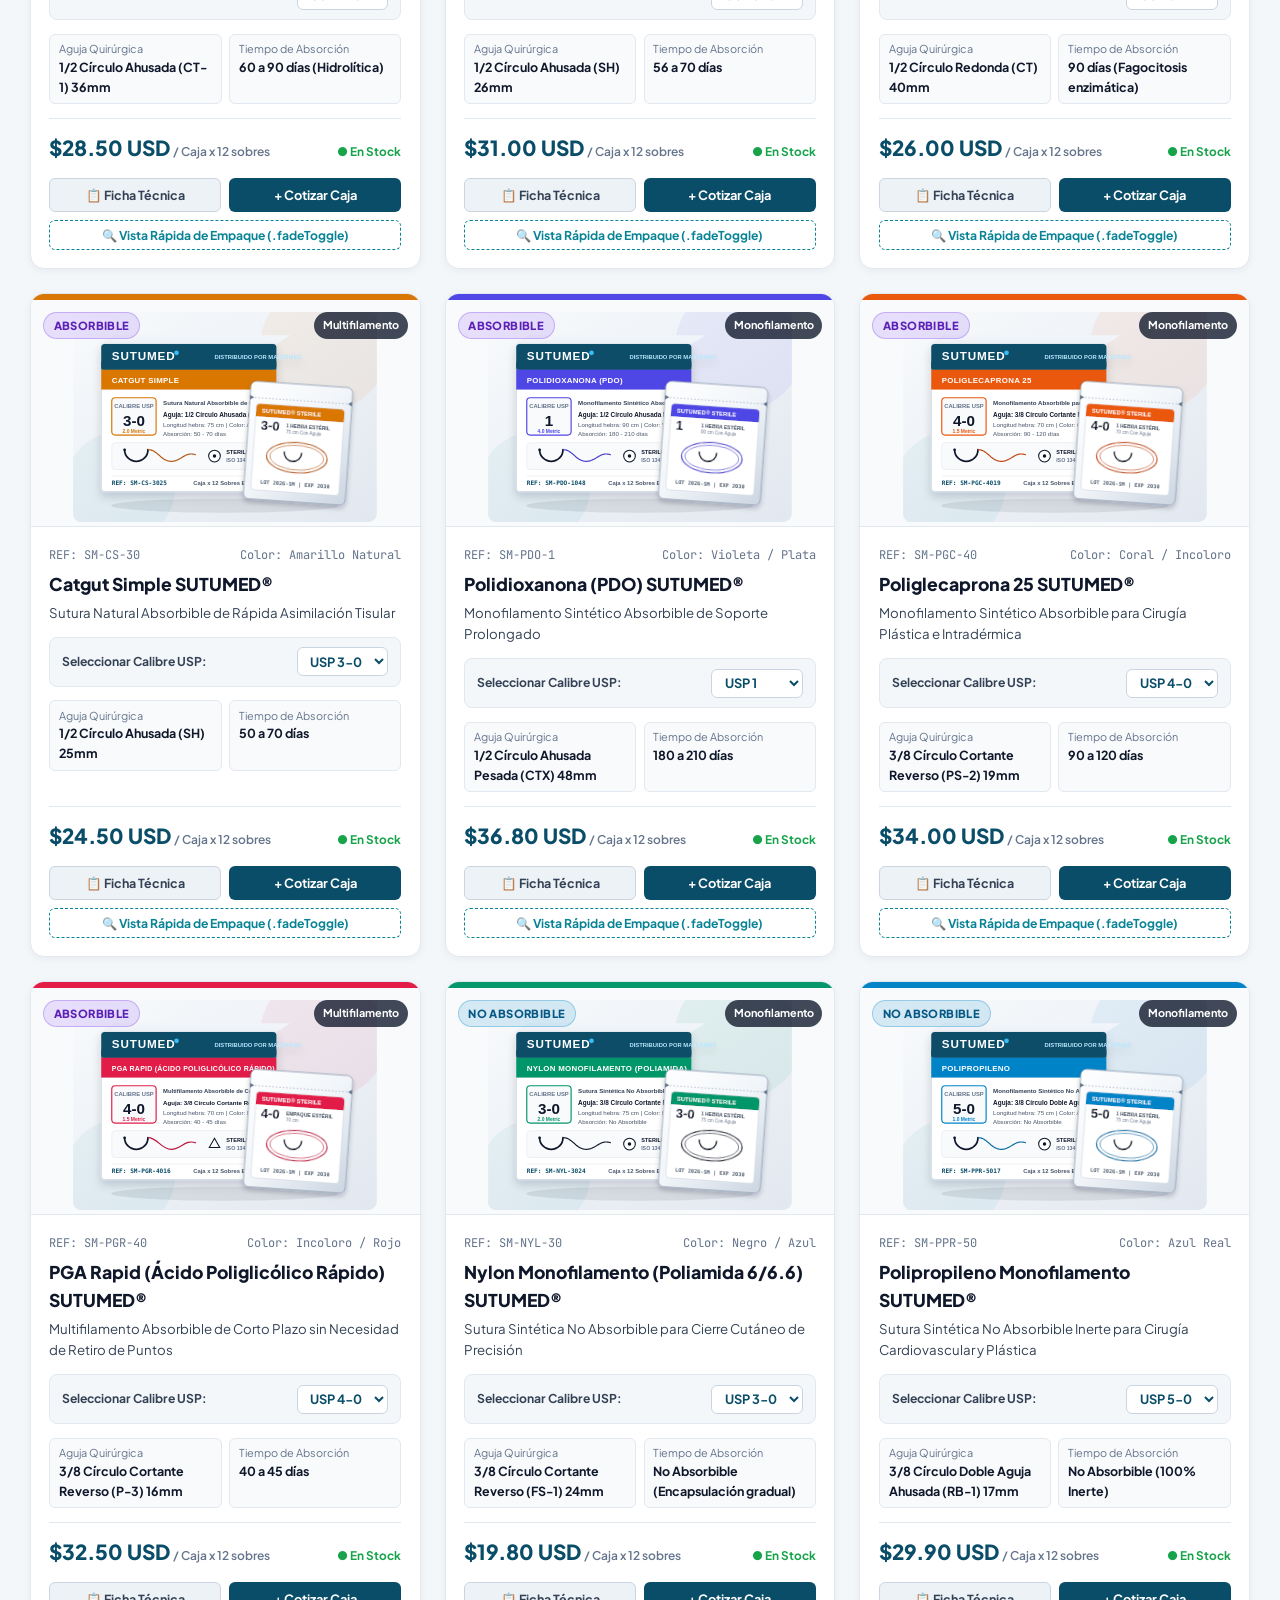
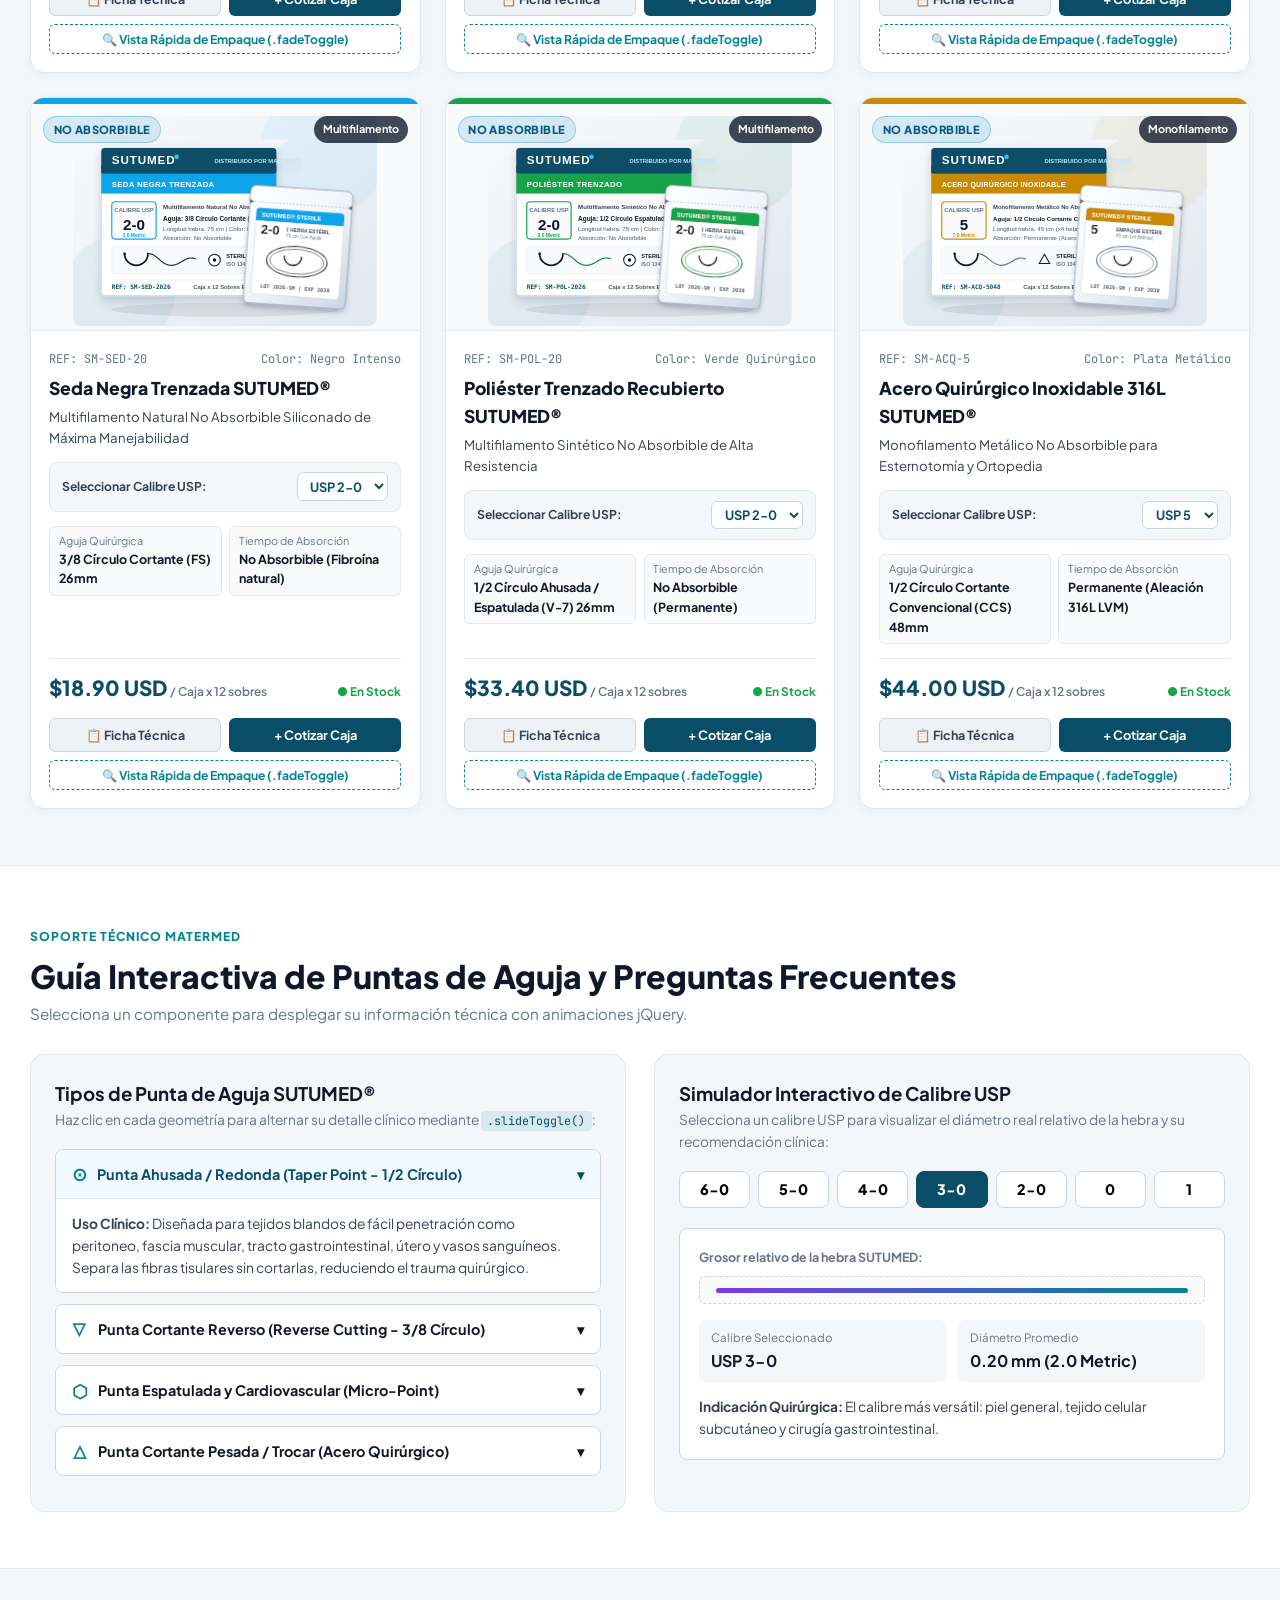
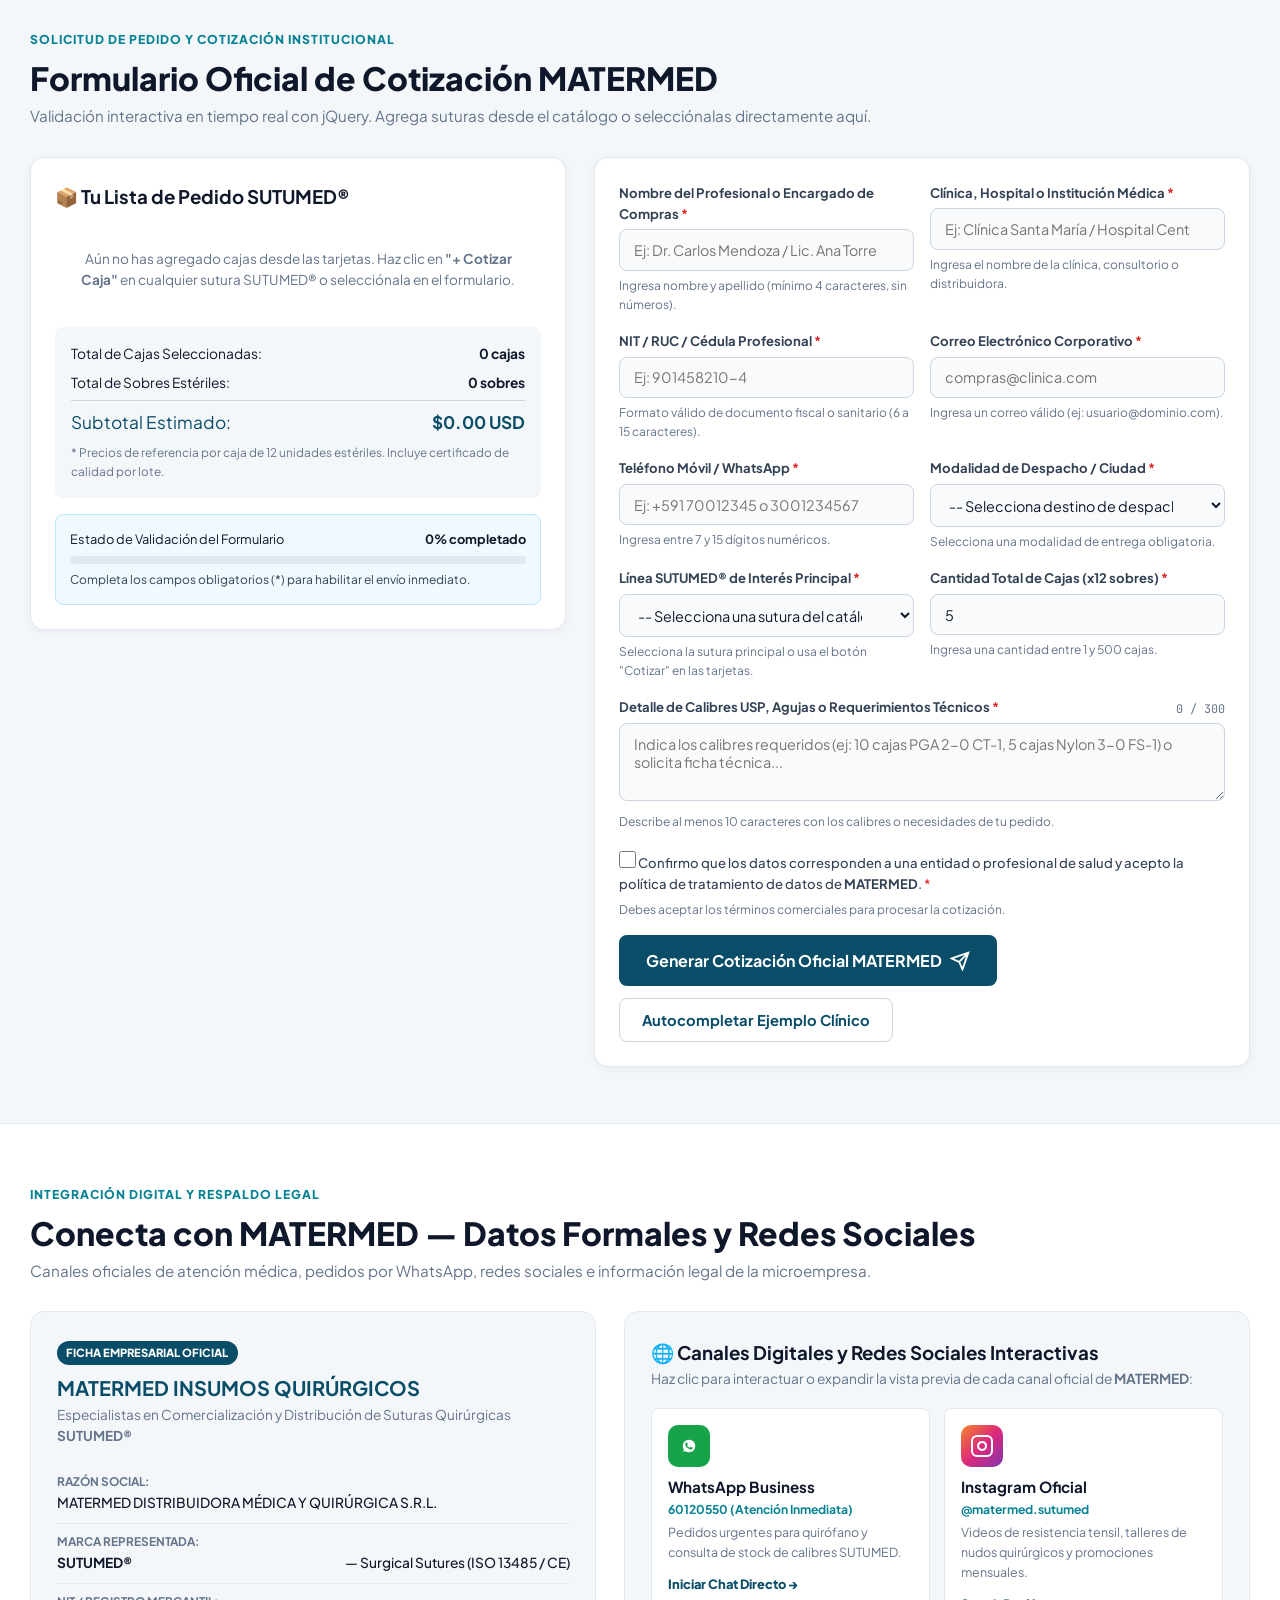
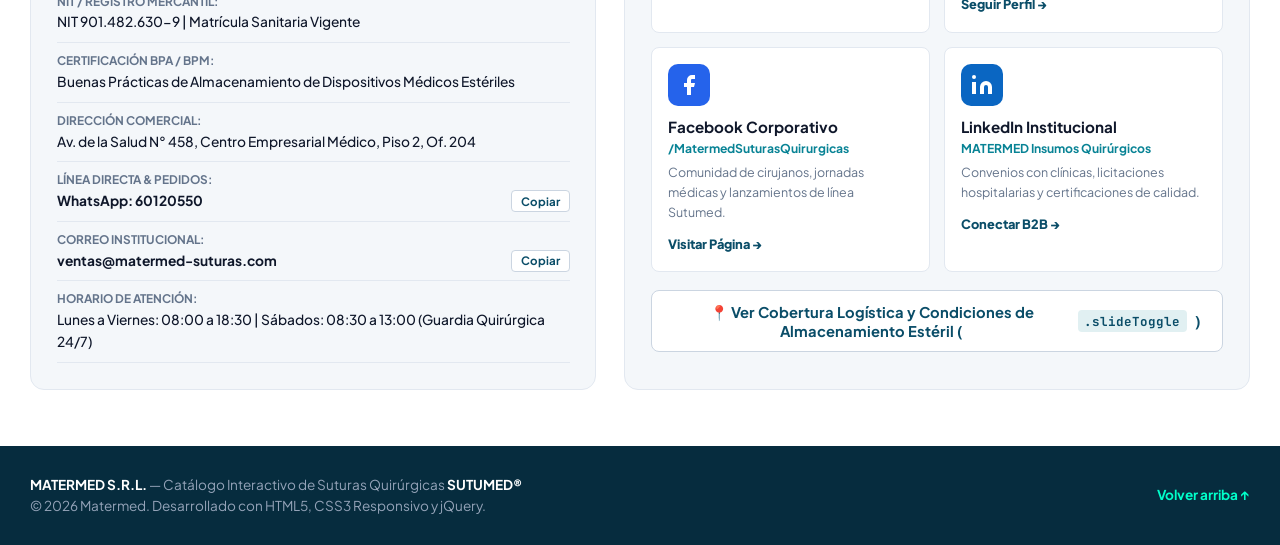
<file: proyecto_personal/index.html>
<!DOCTYPE html>
<html lang="es">

<head>
  <meta charset="UTF-8" />
  <meta name="viewport" content="width=device-width, initial-scale=1.0" />
  <title>MATERMED | Catálogo Interactivo de Suturas Quirúrgicas SUTUMED</title>
  <meta name="description"
    content="Catálogo interactivo oficial de MATERMED, distribuidor especializado de suturas quirúrgicas SUTUMED. Suturas absorbibles y no absorbibles con certificación ISO 13485." />
  <!-- Google Fonts -->
  <link rel="preconnect" href="https://fonts.googleapis.com">
  <link rel="preconnect" href="https://fonts.gstatic.com" crossorigin>
  <link
    href="https://fonts.googleapis.com/css2?family=Plus+Jakarta+Sans:wght@400;500;600;700;800&family=JetBrains+Mono:wght@500;700&display=swap"
    rel="stylesheet">
  <!-- Hoja de estilos principal -->
  <link rel="stylesheet" href="css/styles.css" />
</head>

<body>

  <!-- Barra Superior Institucional -->
  <div class="top-bar" id="topBar">
    <div class="container top-bar-inner">
      <div class="top-bar-left">
        <span class="badge-iso">ISO 13485 &amp; CE CERTIFICADO</span>
        <span><strong>MATERMED</strong> — Distribuidor Autorizado de Suturas Quirúrgicas
          <strong>SUTUMED®</strong></span>
      </div>
      <div class="top-bar-right">
        <button type="button" class="btn-top-action" id="btnToggleJqueryLog"
          title="Muestra u oculta el monitor de efectos jQuery con .fadeToggle()">
          <span class="dot-live"></span> Monitor jQuery
        </button>
        <a href="#contacto-redes" class="top-link">Datos de la Empresa</a>
        <button type="button" class="btn-close-banner" id="btnHideTopBar" title="Ocultar aviso con .hide()">✕</button>
      </div>
    </div>
  </div>

  <!-- Navegación Minimalista y Responsiva -->
  <header class="navbar" id="mainNavbar">
    <div class="container navbar-inner">
      <a href="#inicio" class="brand-logo" aria-label="Matermed Inicio">
        <div class="logo-mark">
          <svg viewBox="0 0 44 44" width="40" height="40" fill="none" xmlns="http://www.w3.org/2000/svg">
            <rect width="44" height="44" rx="10" fill="#0A4D68" />
            <path d="M22 10V34M10 22H34" stroke="#00FFCA" stroke-width="4" stroke-linecap="round" />
            <path d="M14 29C14 19 30 25 30 15" stroke="#FFFFFF" stroke-width="2.5" stroke-linecap="round" />
            <circle cx="30" cy="15" r="2.5" fill="#38BDF8" />
          </svg>
        </div>
        <div class="brand-text">
          <span class="brand-title">MATERMED</span>
          <span class="brand-subtitle">SUTURAS QUIRÚRGICAS <strong>SUTUMED®</strong></span>
        </div>
      </a>

      <nav class="nav-links" id="navLinks" aria-label="Navegación principal">
        <a href="#inicio" class="nav-link active">Inicio</a>
        <a href="#catalogo" class="nav-link">Catálogo Sutumed</a>
        <a href="#guia-clinica" class="nav-link">Guía USP y Agujas</a>
        <a href="#cotizacion" class="nav-link">Cotizador y Pedido</a>
        <a href="#contacto-redes" class="nav-link">Empresa y Redes</a>
      </nav>

      <div class="nav-actions">
        <button type="button" class="btn-cart-toggle" id="btnOpenQuoteDrawer" aria-label="Ver lista de cotización">
          <svg width="20" height="20" viewBox="0 0 24 24" fill="none" stroke="currentColor" stroke-width="2">
            <path
              d="M9 5H7a2 2 0 00-2 2v12a2 2 0 002 2h10a2 2 0 002-2V7a2 2 0 00-2-2h-2M9 5a2 2 0 002 2h2a2 2 0 002-2M9 5a2 2 0 012-2h2a2 2 0 012 2" />
          </svg>
          <span>Mi Pedido</span>
          <span class="cart-badge" id="quoteCountBadge">0</span>
        </button>

        <!-- Botón Menú Móvil (.slideToggle) -->
        <button type="button" class="btn-mobile-menu" id="btnMobileMenu" aria-label="Abrir menú móvil">
          <span></span><span></span><span></span>
        </button>
      </div>
    </div>
  </header>

  <!-- Monitor flotante de Eventos jQuery (Demostración interactiva de métodos) -->
  <aside class="jquery-monitor" id="jqueryMonitor">
    <div class="jquery-monitor-header">
      <strong>⚡ Consola Interactiva jQuery</strong>
      <button type="button" id="btnCloseMonitor" title="Cerrar con .fadeToggle()">✕</button>
    </div>
    <p class="jquery-monitor-desc">Prueba rápida de métodos requeridos en la rúbrica:</p>
    <div class="jquery-demo-buttons">
      <button type="button" class="btn-jq-test" id="demoHideCards"><code>.hide()</code> Ocultar No Absorbibles</button>
      <button type="button" class="btn-jq-test" id="demoShowCards"><code>.show()</code> Mostrar Todas</button>
      <button type="button" class="btn-jq-test" id="demoSlideSpecs"><code>.slideToggle()</code> Fichas Técnicas</button>
      <button type="button" class="btn-jq-test" id="demoFadeGuide"><code>.fadeToggle()</code> Tabla Comparativa</button>
    </div>
    <div class="jquery-log-box" id="jqueryLogOutput">
      <div class="log-entry">✅ <code>$(document).ready()</code> inicializado correctamente.</div>
    </div>
  </aside>

  <!-- Sección Hero / Presentación de Matermed & Sutumed -->
  <section class="hero-section" id="inicio">
    <div class="container hero-grid">
      <div class="hero-content">
        <div class="hero-pill">
          <span class="pill-dot"></span>
          Línea Hospitalaria y Quirúrgica de Alta Precisión
        </div>
        <h1>Suturas Quirúrgicas <span class="text-gradient">SUTUMED®</span> distribuidas por <span
            class="text-brand">MATERMED</span></h1>
        <p class="hero-lead">
          Suministramos a clínicas, hospitales y especialistas quirúrgicos toda la gama de suturas absorbibles y no
          absorbibles <strong>SUTUMED</strong>: agujas de acero quirúrgico serie 300 afiladas por láser, hebras con
          memoria controlada y empaque estéril garantizado.
        </p>

        <div class="hero-actions">
          <a href="#catalogo" class="btn btn-primary">
            Explorar Catálogo Interactivo
            <svg width="18" height="18" viewBox="0 0 24 24" fill="none" stroke="currentColor" stroke-width="2.3">
              <path d="M5 12h14M12 5l7 7-7 7" />
            </svg>
          </a>
          <button type="button" class="btn btn-outline" id="btnHeroSlideInfo">
            Ver Certificaciones Clínicas (<code>.slideToggle</code>)
          </button>
        </div>

        <!-- Panel desplegable con .slideToggle() en el Hero -->
        <div class="hero-cert-drawer" id="heroCertDrawer" style="display: none;">
          <div class="cert-grid">
            <div class="cert-item">
              <strong>Estándar USP XXII</strong>
              <span>Calibres exactos desde 6-0 hasta 5 con resistencia tensil superior.</span>
            </div>
            <div class="cert-item">
              <strong>Esterilización EO / Gamma</strong>
              <span>Empaque primario de aluminio hermético con doble barrera estéril.</span>
            </div>
            <div class="cert-item">
              <strong>Agujas Atraumáticas</strong>
              <span>Aleación de acero inoxidable quirúrgico recubierto en silicona médica.</span>
            </div>
          </div>
        </div>

        <div class="hero-stats">
          <div class="stat-box">
            <span class="stat-num">12+</span>
            <span class="stat-label">Líneas Sutumed en Stock</span>
          </div>
          <div class="stat-box">
            <span class="stat-num">100%</span>
            <span class="stat-label">Trazabilidad por Lote</span>
          </div>
          <div class="stat-box">
            <span class="stat-num">24h</span>
            <span class="stat-label">Despacho a Clínicas</span>
          </div>
        </div>
      </div>

      <div class="hero-visual">
        <div class="hero-showcase-card">
          <div class="showcase-badge">PRODUCTO ESTRELLA SUTUMED</div>
          <img src="assets/img/sutumed-pga.svg"
            alt="Caja de Sutura Ácido Poliglicólico Sutumed distribuida por Matermed" class="hero-main-img" />
          <div class="showcase-footer">
            <div>
              <span class="showcase-code">CÓDIGO USP VIOLETA</span>
              <h4>Ácido Poliglicólico (PGA) Sutumed</h4>
              <p>Caja dispensadora x 12 sobres estériles con aguja atraumática</p>
            </div>
            <a href="#catalogo" class="btn-showcase-go">Ver Línea →</a>
          </div>
        </div>
      </div>
    </div>
  </section>

  <!-- SECCIÓN PRINCIPAL: CATÁLOGO INTERACTIVO CON FILTROS Y SELECCIONES DINÁMICAS -->
  <section class="catalog-section" id="catalogo">
    <div class="container">
      <div class="section-header">
        <div>
          <span class="section-eyebrow">CATÁLOGO INTERACTIVO JQUERY</span>
          <h2>Línea Completa de Suturas Quirúrgicas SUTUMED®</h2>
          <p>Filtra dinámicamente por tipo de absorción, estructura de la hebra, calibre USP o geometría de aguja.</p>
        </div>
        <div class="section-header-actions">
          <button type="button" class="btn btn-secondary btn-sm" id="btnToggleAllSpecs">
            <svg width="16" height="16" viewBox="0 0 24 24" fill="none" stroke="currentColor" stroke-width="2">
              <path d="M4 6h16M4 12h16M4 18h10" />
            </svg>
            <span>Expandir/Contraer Fichas Técnicas</span>
          </button>
          <button type="button" class="btn btn-outline btn-sm" id="btnToggleComparePanel">
            <svg width="16" height="16" viewBox="0 0 24 24" fill="none" stroke="currentColor" stroke-width="2">
              <path
                d="M9 19v-6a2 2 0 00-2-2H5a2 2 0 00-2 2v6a2 2 0 002 2h2a2 2 0 002-2zm0 0V9a2 2 0 012-2h2a2 2 0 012 2v10m-6 0a2 2 0 002 2h2a2 2 0 002-2m0 0V5a2 2 0 012-2h2a2 2 0 012 2v14a2 2 0 01-2 2h-2a2 2 0 01-2-2z" />
            </svg>
            <span>Tabla Comparativa de Absorción</span>
          </button>
        </div>
      </div>

      <!-- Tabla Comparativa Interactiva (oculta inicialmente, controlada con .fadeToggle()) -->
      <div class="compare-panel" id="comparePanel" style="display: none;">
        <div class="compare-panel-header">
          <div>
            <h3>📊 Cuadro Clínico Comparativo de Suturas SUTUMED®</h3>
            <p>Guía rápida de tiempos de absorción total y retención de fuerza tensil in vivo.</p>
          </div>
          <button type="button" class="btn-close-panel" id="btnCloseCompare">Cerrar Tabla ✕</button>
        </div>
        <div class="table-responsive">
          <table class="clinical-table">
            <thead>
              <tr>
                <th>Sutura Sutumed</th>
                <th>Clasificación</th>
                <th>Estructura</th>
                <th>Fuerza Tensil (50%)</th>
                <th>Absorción Total</th>
                <th>Aplicación Quirúrgica Principal</th>
              </tr>
            </thead>
            <tbody>
              <tr>
                <td><span class="color-dot" style="background:#E11D48"></span><strong>PGA Rapid</strong></td>
                <td>Absorbible Sintética</td>
                <td>Multifilamento</td>
                <td>7 - 10 días</td>
                <td>40 - 45 días</td>
                <td>Episiotomía, mucosa oral, piel pediátrica</td>
              </tr>
              <tr>
                <td><span class="color-dot" style="background:#D97706"></span><strong>Catgut Simple</strong></td>
                <td>Absorbible Natural</td>
                <td>Monofilamento Virtual</td>
                <td>7 - 10 días</td>
                <td>50 - 70 días</td>
                <td>Tejido subcutáneo, ligadura de vasos superficiales</td>
              </tr>
              <tr>
                <td><span class="color-dot" style="background:#9333EA"></span><strong>Poliglactina 910</strong></td>
                <td>Absorbible Sintética</td>
                <td>Multifilamento</td>
                <td>21 días</td>
                <td>56 - 70 días</td>
                <td>Cirugía general, ginecología, oftalmología</td>
              </tr>
              <tr>
                <td><span class="color-dot" style="background:#7C3AED"></span><strong>Ácido Poliglicólico (PGA)</strong>
                </td>
                <td>Absorbible Sintética</td>
                <td>Multifilamento</td>
                <td>21 - 28 días</td>
                <td>60 - 90 días</td>
                <td>Cierre de fascia, gastro, urología, planos profundos</td>
              </tr>
              <tr>
                <td><span class="color-dot" style="background:#92400E"></span><strong>Catgut Crómico</strong></td>
                <td>Absorbible Natural</td>
                <td>Monofilamento Virtual</td>
                <td>14 - 21 días</td>
                <td>90 días</td>
                <td>Gineco-obstetricia, urología, peritoneo</td>
              </tr>
              <tr>
                <td><span class="color-dot" style="background:#EA580C"></span><strong>Poliglecaprona 25</strong></td>
                <td>Absorbible Sintética</td>
                <td>Monofilamento</td>
                <td>14 días</td>
                <td>90 - 120 días</td>
                <td>Cirugía plástica, sutura intradérmica subcuticular</td>
              </tr>
              <tr>
                <td><span class="color-dot" style="background:#4F46E5"></span><strong>Polidioxanona (PDO)</strong></td>
                <td>Absorbible Sintética</td>
                <td>Monofilamento</td>
                <td>35 - 42 días</td>
                <td>180 - 210 días</td>
                <td>Pared abdominal de alto riesgo, ortopedia, pediatría</td>
              </tr>
              <tr>
                <td><span class="color-dot" style="background:#059669"></span><strong>Nylon / Polipropileno /
                    Seda</strong></td>
                <td>No Absorbibles</td>
                <td>Mono / Multifilamento</td>
                <td>Permanente</td>
                <td>No Absorbible</td>
                <td>Cierre cutáneo, cirugía cardiovascular, neurocirugía</td>
              </tr>
            </tbody>
          </table>
        </div>
      </div>

      <!-- Barra de Filtros de Categorías (Botones) y Selecciones Dinámicas -->
      <div class="filter-bar">
        <!-- Botones de Categoría Principal -->
        <div class="category-tabs" role="tablist" aria-label="Categorías de suturas">
          <button type="button" class="cat-btn active" data-category="all">
            Todas las Suturas <span class="cat-count" id="count-all">12</span>
          </button>
          <button type="button" class="cat-btn" data-category="absorbible">
            Absorbibles <span class="cat-count" id="count-absorbible">7</span>
          </button>
          <button type="button" class="cat-btn" data-category="no-absorbible">
            No Absorbibles <span class="cat-count" id="count-no-absorbible">5</span>
          </button>
          <button type="button" class="cat-btn" data-category="monofilamento">
            Monofilamento <span class="cat-count" id="count-monofilamento">5</span>
          </button>
          <button type="button" class="cat-btn" data-category="multifilamento">
            Multifilamento Trenzado <span class="cat-count" id="count-multifilamento">7</span>
          </button>
        </div>

        <!-- Controles Dinámicos de Selección y Búsqueda -->
        <div class="dynamic-filters-grid">
          <div class="filter-group search-group">
            <label for="searchInput">Buscar por nombre, código o especialidad:</label>
            <div class="input-icon-wrap">
              <svg class="input-icon" width="18" height="18" viewBox="0 0 24 24" fill="none" stroke="currentColor"
                stroke-width="2">
                <circle cx="11" cy="11" r="8" />
                <path d="M21 21l-4.35-4.35" />
              </svg>
              <input type="search" id="searchInput" placeholder="Ej: PGA, Nylon, Catgut, 3-0, Plástica..."
                autocomplete="off" />
            </div>
          </div>

          <div class="filter-group">
            <label for="filterNeedle">Geometría de Aguja:</label>
            <select id="filterNeedle">
              <option value="all">Todas las Agujas</option>
              <option value="ahusada">1/2 Círculo Ahusada / Redonda</option>
              <option value="cortante">3/8 Círculo Cortante Reverso</option>
              <option value="especial">Cardiovascular / Acero / Pesada</option>
            </select>
          </div>

          <div class="filter-group">
            <label for="filterSpecialty">Especialidad Médica:</label>
            <select id="filterSpecialty">
              <option value="all">Todas las Especialidades</option>
              <option value="general">Cirugía General y Digestiva</option>
              <option value="gineco">Ginecología y Obstetricia</option>
              <option value="plastica">Cirugía Plástica y Piel</option>
              <option value="cardio">Cardiovascular y Ortopedia</option>
            </select>
          </div>

          <div class="filter-group">
            <label for="sortCatalog">Ordenar Catálogo:</label>
            <select id="sortCatalog">
              <option value="featured">Destacados Matermed</option>
              <option value="price-asc">Precio: Menor a Mayor</option>
              <option value="price-desc">Precio: Mayor a Menor</option>
              <option value="name-asc">Nombre: A - Z</option>
            </select>
          </div>
        </div>

        <!-- Resumen de estado del filtro -->
        <div class="filter-status-bar">
          <div class="filter-results-text">
            Mostrando <strong id="visibleProductsCount">12</strong> de <strong>12</strong> referencias de suturas
            quirúrgicas SUTUMED®
          </div>
          <div class="filter-quick-actions">
            <button type="button" class="btn-reset-filters" id="btnResetFilters" style="display: none;">
              ↺ Restablecer Filtros (<code>.show()</code>)
            </button>
          </div>
        </div>
      </div>

      <!-- Contenedor de Tarjetas (Cards) del Catálogo generadas y controladas con jQuery -->
      <div class="catalog-grid" id="catalogGrid">
        <!-- Las 12 tarjetas detalladas se renderizan e interactúan mediante jQuery en js/app.js -->
      </div>

      <!-- Estado Vacío cuando un filtro no arroja resultados (.show() / .hide()) -->
      <div class="empty-catalog-state" id="emptyCatalogState" style="display: none;">
        <div class="empty-icon">🔍</div>
        <h3>No se encontraron suturas con esos criterios</h3>
        <p>Intenta cambiar la categoría seleccionada o restablecer los filtros de búsqueda.</p>
        <button type="button" class="btn btn-primary" id="btnEmptyReset">Mostrar Todo el Catálogo</button>
      </div>
    </div>
  </section>

  <!-- SECCIÓN: GUÍA INTERACTIVA DE AGUJAS Y CALIBRES USP (.slideToggle / Tabs) -->
  <section class="guide-section" id="guia-clinica">
    <div class="container">
      <div class="section-header">
        <div>
          <span class="section-eyebrow">SOPORTE TÉCNICO MATERMED</span>
          <h2>Guía Interactiva de Puntas de Aguja y Preguntas Frecuentes</h2>
          <p>Selecciona un componente para desplegar su información técnica con animaciones jQuery.</p>
        </div>
      </div>

      <div class="guide-grid">
        <!-- Tarjetas de Tipos de Punta Quirúrgica -->
        <div class="needle-guide-card">
          <h3>Tipos de Punta de Aguja SUTUMED®</h3>
          <p class="guide-sub">Haz clic en cada geometría para alternar su detalle clínico mediante
            <code>.slideToggle()</code>:</p>

          <div class="accordion-list" id="needleAccordion">
            <div class="accordion-item">
              <button type="button" class="accordion-trigger active">
                <span class="needle-symbol">⊙</span>
                <span class="acc-title">Punta Ahusada / Redonda (Taper Point - 1/2 Círculo)</span>
                <span class="acc-arrow">▾</span>
              </button>
              <div class="accordion-body" style="display: block;">
                <p><strong>Uso Clínico:</strong> Diseñada para tejidos blandos de fácil penetración como peritoneo,
                  fascia muscular, tracto gastrointestinal, útero y vasos sanguíneos. Separa las fibras tisulares sin
                  cortarlas, reduciendo el trauma quirúrgico.</p>
              </div>
            </div>

            <div class="accordion-item">
              <button type="button" class="accordion-trigger">
                <span class="needle-symbol">▽</span>
                <span class="acc-title">Punta Cortante Reverso (Reverse Cutting - 3/8 Círculo)</span>
                <span class="acc-arrow">▾</span>
              </button>
              <div class="accordion-body" style="display: none;">
                <p><strong>Uso Clínico:</strong> Tercer borde cortante orientado hacia la curvatura externa de la aguja.
                  Ideal para tejidos densos y resistentes como <strong>piel, aponeurosis y mucosa subcuticular</strong>,
                  evitando el desgarro del tejido hacia el borde de la herida.</p>
              </div>
            </div>

            <div class="accordion-item">
              <button type="button" class="accordion-trigger">
                <span class="needle-symbol">⬡</span>
                <span class="acc-title">Punta Espatulada y Cardiovascular (Micro-Point)</span>
                <span class="acc-arrow">▾</span>
              </button>
              <div class="accordion-body" style="display: none;">
                <p><strong>Uso Clínico:</strong> Geometría plana lateral de alta agudeza para microcirugía, oftalmología
                  y anastomosis cardiovasculares con Polipropileno 5-0 / 6-0 o Poliéster Trenzado.</p>
              </div>
            </div>

            <div class="accordion-item">
              <button type="button" class="accordion-trigger">
                <span class="needle-symbol">△</span>
                <span class="acc-title">Punta Cortante Pesada / Trocar (Acero Quirúrgico)</span>
                <span class="acc-arrow">▾</span>
              </button>
              <div class="accordion-body" style="display: none;">
                <p><strong>Uso Clínico:</strong> Máxima rigidez estructural para cierre esternal en cirugía
                  cardiotorácica y fijación ortopédica tendinosa u ósea.</p>
              </div>
            </div>
          </div>
        </div>

        <!-- Selector Interactivo de Calibre USP -->
        <div class="usp-visualizer-card">
          <h3>Simulador Interactivo de Calibre USP</h3>
          <p class="guide-sub">Selecciona un calibre USP para visualizar el diámetro real relativo de la hebra y su
            recomendación clínica:</p>

          <div class="usp-selector-pills" id="uspSimulatorPills">
            <button type="button" class="usp-sim-btn" data-usp="6-0" data-mm="0.07 mm" data-thick="1.5"
              data-use="Cirugía microvascular, oftalmología y cirugía plástica facial fina.">6-0</button>
            <button type="button" class="usp-sim-btn" data-usp="5-0" data-mm="0.10 mm" data-thick="2.2"
              data-use="Anastomosis vascular, cierre cutáneo facial y cirugía pediátrica.">5-0</button>
            <button type="button" class="usp-sim-btn" data-usp="4-0" data-mm="0.15 mm" data-thick="3.2"
              data-use="Cierre intradérmico, piel en extremidades, mucosa oral y manos.">4-0</button>
            <button type="button" class="usp-sim-btn active" data-usp="3-0" data-mm="0.20 mm" data-thick="4.5"
              data-use="El calibre más versátil: piel general, tejido celular subcutáneo y cirugía gastrointestinal.">3-0</button>
            <button type="button" class="usp-sim-btn" data-usp="2-0" data-mm="0.30 mm" data-thick="6.0"
              data-use="Fascia muscular, cierre de pared abdominal, ginecología y ligaduras mayores.">2-0</button>
            <button type="button" class="usp-sim-btn" data-usp="0" data-mm="0.35 mm" data-thick="7.8"
              data-use="Cierre de aponeurosis profunda, útero (cesárea) y ortopedia.">0</button>
            <button type="button" class="usp-sim-btn" data-usp="1" data-mm="0.40 mm" data-thick="9.5"
              data-use="Cierre de pared abdominal de alta tensión, cirugía bariátrica y fascia pesada.">1</button>
          </div>

          <div class="usp-display-box" id="uspDisplayBox">
            <div class="usp-thread-preview">
              <span class="thread-label">Grosor relativo de la hebra SUTUMED:</span>
              <div class="thread-line-container">
                <div class="thread-line" id="simulatedThreadLine" style="height: 4.5px;"></div>
              </div>
            </div>
            <div class="usp-metrics-row">
              <div class="usp-metric-item">
                <span>Calibre Seleccionado</span>
                <strong id="simUspTitle">USP 3-0</strong>
              </div>
              <div class="usp-metric-item">
                <span>Diámetro Promedio</span>
                <strong id="simUspDiameter">0.20 mm (2.0 Metric)</strong>
              </div>
            </div>
            <p class="usp-recommendation" id="simUspUse">
              <strong>Indicación Quirúrgica:</strong> El calibre más versátil: piel general, tejido celular subcutáneo y
              cirugía gastrointestinal.
            </p>
          </div>
        </div>
      </div>
    </div>
  </section>

  <!-- SECCIÓN: FORMULARIO CON VALIDACIONES COMPLETAS EN TIEMPO REAL -->
  <section class="form-section" id="cotizacion">
    <div class="container">
      <div class="section-header">
        <div>
          <span class="section-eyebrow">SOLICITUD DE PEDIDO Y COTIZACIÓN INSTITUCIONAL</span>
          <h2>Formulario Oficial de Cotización MATERMED</h2>
          <p>Validación interactiva en tiempo real con jQuery. Agrega suturas desde el catálogo o selecciónalas
            directamente aquí.</p>
        </div>
      </div>

      <div class="quote-layout">
        <!-- Columna Izquierda: Resumen Dinámico del Pedido -->
        <div class="quote-summary-panel">
          <div class="summary-header">
            <h3>📦 Tu Lista de Pedido SUTUMED®</h3>
            <button type="button" class="btn-clear-cart" id="btnClearQuoteList" style="display: none;">Vaciar
              lista</button>
          </div>

          <div class="quote-items-container" id="quoteItemsContainer">
            <!-- Se llena dinámicamente con jQuery al agregar productos -->
          </div>

          <div class="quote-totals-box">
            <div class="totals-row">
              <span>Total de Cajas Seleccionadas:</span>
              <strong id="summaryTotalBoxes">0 cajas</strong>
            </div>
            <div class="totals-row">
              <span>Total de Sobres Estériles:</span>
              <strong id="summaryTotalPouches">0 sobres</strong>
            </div>
            <div class="totals-row discount-row" id="summaryDiscountRow" style="display: none;">
              <span>Descuento Mayorista Matermed (≥ 10 cajas):</span>
              <strong class="text-success" id="summaryDiscountAmount">-$0.00 USD</strong>
            </div>
            <div class="totals-row grand-total">
              <span>Subtotal Estimado:</span>
              <strong id="summaryGrandTotal">$0.00 USD</strong>
            </div>
            <p class="totals-note">* Precios de referencia por caja de 12 unidades estériles. Incluye certificado de
              calidad por lote.</p>
          </div>

          <!-- Barra de Progreso de Validación del Formulario -->
          <div class="validation-progress-card">
            <div class="val-progress-header">
              <span>Estado de Validación del Formulario</span>
              <strong id="formProgressPercent">0% completado</strong>
            </div>
            <div class="val-progress-bar-bg">
              <div class="val-progress-bar-fill" id="formProgressBar" style="width: 0%;"></div>
            </div>
            <p class="val-progress-hint" id="formProgressHint">Completa los campos obligatorios (*) para habilitar el
              envío inmediato.</p>
          </div>
        </div>

        <!-- Columna Derecha: Formulario con Validaciones en Tiempo Real -->
        <div class="quote-form-card">
          <form id="matermedQuoteForm" novalidate>
            <div class="form-row-grid">
              <!-- Campo 1: Nombre Completo / Médico -->
              <div class="form-field" id="field-fullName">
                <label for="fullName">Nombre del Profesional o Encargado de Compras <span class="req">*</span></label>
                <div class="field-input-wrap">
                  <input type="text" id="fullName" name="fullName"
                    placeholder="Ej: Dr. Carlos Mendoza / Lic. Ana Torres" required />
                  <span class="field-status-icon"></span>
                </div>
                <span class="field-feedback">Ingresa nombre y apellido (mínimo 4 caracteres, sin números).</span>
              </div>

              <!-- Campo 2: Clínica / Hospital / Empresa -->
              <div class="form-field" id="field-institution">
                <label for="institution">Clínica, Hospital o Institución Médica <span class="req">*</span></label>
                <div class="field-input-wrap">
                  <input type="text" id="institution" name="institution"
                    placeholder="Ej: Clínica Santa María / Hospital Central" required />
                  <span class="field-status-icon"></span>
                </div>
                <span class="field-feedback">Ingresa el nombre de la clínica, consultorio o distribuidora.</span>
              </div>
            </div>

            <div class="form-row-grid">
              <!-- Campo 3: NIT / RUC / Identificación Fiscal -->
              <div class="form-field" id="field-taxId">
                <label for="taxId">NIT / RUC / Cédula Profesional <span class="req">*</span></label>
                <div class="field-input-wrap">
                  <input type="text" id="taxId" name="taxId" placeholder="Ej: 901458210-4" required />
                  <span class="field-status-icon"></span>
                </div>
                <span class="field-feedback">Formato válido de documento fiscal o sanitario (6 a 15 caracteres).</span>
              </div>

              <!-- Campo 4: Correo Electrónico -->
              <div class="form-field" id="field-email">
                <label for="email">Correo Electrónico Corporativo <span class="req">*</span></label>
                <div class="field-input-wrap">
                  <input type="email" id="email" name="email" placeholder="compras@clinica.com" required />
                  <span class="field-status-icon"></span>
                </div>
                <span class="field-feedback">Ingresa un correo válido (ej: usuario@dominio.com).</span>
              </div>
            </div>

            <div class="form-row-grid">
              <!-- Campo 5: Teléfono / WhatsApp -->
              <div class="form-field" id="field-phone">
                <label for="phone">Teléfono Móvil / WhatsApp <span class="req">*</span></label>
                <div class="field-input-wrap">
                  <input type="tel" id="phone" name="phone" placeholder="Ej: +591 70012345 o 3001234567" required />
                  <span class="field-status-icon"></span>
                </div>
                <span class="field-feedback">Ingresa entre 7 y 15 dígitos numéricos.</span>
              </div>

              <!-- Campo 6: Ciudad / Cobertura de Entrega -->
              <div class="form-field" id="field-city">
                <label for="city">Modalidad de Despacho / Ciudad <span class="req">*</span></label>
                <div class="field-input-wrap">
                  <select id="city" name="city" required>
                    <option value="">-- Selecciona destino de despacho --</option>
                    <option value="Despacho Express Local (Mismo Día)">Despacho Express Local (Mismo Día)</option>
                    <option value="Envío Nacional Prioritario (24-48h)">Envío Nacional Prioritario (24-48h)</option>
                    <option value="Licitación / Convenio Hospitalario">Licitación / Convenio Hospitalario</option>
                    <option value="Retiro en Showroom Matermed">Retiro en Oficinas Centrales Matermed</option>
                  </select>
                </div>
                <span class="field-feedback">Selecciona una modalidad de entrega obligatoria.</span>
              </div>
            </div>

            <div class="form-row-grid">
              <!-- Campo 7: Selección de Sutura Principal -->
              <div class="form-field" id="field-primarySuture">
                <label for="primarySuture">Línea SUTUMED® de Interés Principal <span class="req">*</span></label>
                <div class="field-input-wrap">
                  <select id="primarySuture" name="primarySuture" required>
                    <option value="">-- Selecciona una sutura del catálogo --</option>
                    <!-- Opciones pobladas dinámicamente desde jQuery -->
                  </select>
                </div>
                <span class="field-feedback">Selecciona la sutura principal o usa el botón "Cotizar" en las
                  tarjetas.</span>
              </div>

              <!-- Campo 8: Cantidad de Cajas -->
              <div class="form-field" id="field-boxQuantity">
                <label for="boxQuantity">Cantidad Total de Cajas (x12 sobres) <span class="req">*</span></label>
                <div class="field-input-wrap">
                  <input type="number" id="boxQuantity" name="boxQuantity" min="1" max="500" value="5" required />
                  <span class="field-status-icon"></span>
                </div>
                <span class="field-feedback">Ingresa una cantidad entre 1 y 500 cajas.</span>
              </div>
            </div>

            <!-- Campo 9: Especificaciones / Calibres Requeridos -->
            <div class="form-field" id="field-comments">
              <div class="label-with-counter">
                <label for="comments">Detalle de Calibres USP, Agujas o Requerimientos Técnicos <span
                    class="req">*</span></label>
                <span class="char-counter" id="commentsCounter">0 / 300</span>
              </div>
              <textarea id="comments" name="comments" rows="3" maxlength="300"
                placeholder="Indica los calibres requeridos (ej: 10 cajas PGA 2-0 CT-1, 5 cajas Nylon 3-0 FS-1) o solicita ficha técnica..."
                required></textarea>
              <span class="field-feedback">Describe al menos 10 caracteres con los calibres o necesidades de tu
                pedido.</span>
            </div>

            <!-- Campo 10: Aceptación de Términos -->
            <div class="form-field checkbox-field" id="field-terms">
              <label class="checkbox-label">
                <input type="checkbox" id="terms" name="terms" required />
                <span>Confirmo que los datos corresponden a una entidad o profesional de salud y acepto la política de
                  tratamiento de datos de <strong>MATERMED</strong>. <span class="req">*</span></span>
              </label>
              <span class="field-feedback">Debes aceptar los términos comerciales para procesar la cotización.</span>
            </div>

            <!-- Acciones del Formulario -->
            <div class="form-submit-row">
              <button type="submit" class="btn btn-primary btn-lg" id="btnSubmitForm">
                <span>Generar Cotización Oficial MATERMED</span>
                <svg width="20" height="20" viewBox="0 0 24 24" fill="none" stroke="currentColor" stroke-width="2.2">
                  <path d="M22 2L11 13M22 2l-7 20-4-9-9-4 20-7z" />
                </svg>
              </button>
              <button type="button" class="btn btn-outline" id="btnFillDemoData"
                title="Autocompletar con datos de prueba para verificar validación">
                Autocompletar Ejemplo Clínico
              </button>
            </div>
          </form>

          <!-- Mensaje de Retroalimentación Interactiva al Enviar (Oculto con .hide(), mostrado con .fadeIn()) -->
          <div class="form-success-box" id="formSuccessBox" style="display: none;">
            <div class="success-header">
              <div class="success-check">✓</div>
              <div>
                <span class="success-folio" id="generatedFolio">FOLIO #MTM-2026-001</span>
                <h3>¡Solicitud de Cotización Recibida con Éxito!</h3>
                <p>Un asesor técnico quirúrgico de <strong>MATERMED</strong> ha recibido tu requerimiento de suturas
                  <strong>SUTUMED®</strong>.</p>
              </div>
            </div>
            <div class="success-details" id="successSummaryDetails"></div>
            <div class="success-actions">
              <a href="https://wa.me/60120550" target="_blank" rel="noopener" class="btn btn-whatsapp" id="btnSendToWhatsapp">
                Enviar Copia Directa por WhatsApp Business
              </a>
              <button type="button" class="btn btn-outline" id="btnNewQuote">Realizar Nueva Cotización</button>
            </div>
          </div>
        </div>
      </div>
    </div>
  </section>

  <!-- SECCIÓN: REDES SOCIALES E INTEGRACIÓN + DATOS FORMALES DE LA MICROEMPRESA -->
  <section class="corporate-section" id="contacto-redes">
    <div class="container">
      <div class="section-header">
        <div>
          <span class="section-eyebrow">INTEGRACIÓN DIGITAL Y RESPALDO LEGAL</span>
          <h2>Conecta con MATERMED — Datos Formales y Redes Sociales</h2>
          <p>Canales oficiales de atención médica, pedidos por WhatsApp, redes sociales e información legal de la
            microempresa.</p>
        </div>
      </div>

      <div class="corporate-grid">
        <!-- Tarjeta de Datos Formales de la Microempresa MATERMED -->
        <div class="company-formal-card">
          <div class="formal-header">
            <span class="formal-badge">FICHA EMPRESARIAL OFICIAL</span>
            <h3>MATERMED INSUMOS QUIRÚRGICOS</h3>
            <p>Especialistas en Comercialización y Distribución de Suturas Quirúrgicas <strong>SUTUMED®</strong></p>
          </div>

          <ul class="formal-data-list">
            <li>
              <span class="formal-label">Razón Social:</span>
              <span class="formal-val">MATERMED DISTRIBUIDORA MÉDICA Y QUIRÚRGICA S.R.L.</span>
            </li>
            <li>
              <span class="formal-label">Marca Representada:</span>
              <span class="formal-val"><strong>SUTUMED®</strong> — Surgical Sutures (ISO 13485 / CE)</span>
            </li>
            <li>
              <span class="formal-label">NIT / Registro Mercantil:</span>
              <span class="formal-val">NIT 901.482.630-9 | Matrícula Sanitaria Vigente</span>
            </li>
            <li>
              <span class="formal-label">Certificación BPA / BPM:</span>
              <span class="formal-val">Buenas Prácticas de Almacenamiento de Dispositivos Médicos Estériles</span>
            </li>
            <li>
              <span class="formal-label">Dirección Comercial:</span>
              <span class="formal-val">Av. de la Salud N° 458, Centro Empresarial Médico, Piso 2, Of. 204</span>
            </li>
            <li>
              <span class="formal-label">Línea Directa &amp; Pedidos:</span>
              <span class="formal-val">
                <strong id="corpPhoneText">WhatsApp: 60120550</strong>
                <button type="button" class="btn-copy-inline" data-copy="60120550">Copiar</button>
              </span>
            </li>
            <li>
              <span class="formal-label">Correo Institucional:</span>
              <span class="formal-val">
                <strong id="corpEmailText">ventas@matermed-suturas.com</strong>
                <button type="button" class="btn-copy-inline" data-copy="ventas@matermed-suturas.com">Copiar</button>
              </span>
            </li>
            <li>
              <span class="formal-label">Horario de Atención:</span>
              <span class="formal-val">Lunes a Viernes: 08:00 a 18:30 | Sábados: 08:30 a 13:00 (Guardia Quirúrgica
                24/7)</span>
            </li>
          </ul>
        </div>

        <!-- Ecosistema Interactivo de Redes Sociales -->
        <div class="social-ecosystem-card">
          <h3>🌐 Canales Digitales y Redes Sociales Interactivas</h3>
          <p class="social-sub">Haz clic para interactuar o expandir la vista previa de cada canal oficial de
            <strong>MATERMED</strong>:</p>

          <div class="social-cards-grid">
            <!-- WhatsApp Business -->
            <div class="social-item-card whatsapp-card" data-network="whatsapp">
              <div class="social-icon-box">
                <svg width="26" height="26" viewBox="0 0 24 24" fill="currentColor">
                  <path
                    d="M12.031 6.172c-3.181 0-5.767 2.586-5.768 5.766-.001 1.298.38 2.27 1.019 3.287l-.582 2.128 2.182-.573c.978.58 1.911.928 3.145.929 3.178 0 5.767-2.587 5.768-5.766.001-3.187-2.575-5.77-5.764-5.771zm3.392 8.244c-.144.405-.837.774-1.17.824-.299.045-.677.063-1.092-.069-.252-.08-.575-.187-.988-.365-1.739-.751-2.874-2.502-2.961-2.617-.087-.116-.708-.94-.708-1.793s.448-1.273.607-1.446c.159-.173.346-.217.462-.217l.332.006c.106.005.249-.04.39.298.144.347.491 1.2.534 1.287.043.087.072.188.014.304-.058.116-.087.188-.173.289l-.26.304c-.087.086-.177.18-.076.354.101.174.449.741.964 1.201.662.591 1.221.774 1.394.86s.274.072.376-.043c.101-.116.433-.506.549-.68.116-.173.231-.145.39-.087s1.011.477 1.184.564.289.13.332.202c.045.072.045.419-.1.824z" />
                </svg>
              </div>
              <div class="social-info">
                <h4>WhatsApp Business</h4>
                <span class="social-handle">60120550 (Atención Inmediata)</span>
                <p>Pedidos urgentes para quirófano y consulta de stock de calibres SUTUMED.</p>
                <a href="https://wa.me/60120550" target="_blank" rel="noopener" class="social-action-link">Iniciar Chat
                  Directo →</a>
              </div>
            </div>

            <!-- Instagram -->
            <div class="social-item-card instagram-card" data-network="instagram">
              <div class="social-icon-box">
                <svg width="24" height="24" viewBox="0 0 24 24" fill="none" stroke="currentColor" stroke-width="2">
                  <rect x="2" y="2" width="20" height="20" rx="5" />
                  <path d="M16 11.37A4 4 0 1112.63 8 4 4 0 0116 11.37z" />
                  <line x1="17.5" y1="6.5" x2="17.51" y2="6.5" />
                </svg>
              </div>
              <div class="social-info">
                <h4>Instagram Oficial</h4>
                <span class="social-handle">@matermed.sutumed</span>
                <p>Videos de resistencia tensil, talleres de nudos quirúrgicos y promociones mensuales.</p>
                <a href="https://instagram.com" target="_blank" rel="noopener" class="social-action-link">Seguir Perfil
                  →</a>
              </div>
            </div>

            <!-- Facebook -->
            <div class="social-item-card facebook-card" data-network="facebook">
              <div class="social-icon-box">
                <svg width="24" height="24" viewBox="0 0 24 24" fill="currentColor">
                  <path d="M18 2h-3a5 5 0 00-5 5v3H7v4h3v8h4v-8h3l1-4h-4V7a1 1 0 011-1h3z" />
                </svg>
              </div>
              <div class="social-info">
                <h4>Facebook Corporativo</h4>
                <span class="social-handle">/MatermedSuturasQuirurgicas</span>
                <p>Comunidad de cirujanos, jornadas médicas y lanzamientos de línea Sutumed.</p>
                <a href="https://facebook.com" target="_blank" rel="noopener" class="social-action-link">Visitar Página
                  →</a>
              </div>
            </div>

            <!-- LinkedIn -->
            <div class="social-item-card linkedin-card" data-network="linkedin">
              <div class="social-icon-box">
                <svg width="24" height="24" viewBox="0 0 24 24" fill="currentColor">
                  <path d="M16 8a6 6 0 016 6v7h-4v-7a2 2 0 00-2-2 2 2 0 00-2 2v7h-4v-7a6 6 0 016-6zM2 9h4v12H2z" />
                  <circle cx="4" cy="4" r="2" />
                </svg>
              </div>
              <div class="social-info">
                <h4>LinkedIn Institucional</h4>
                <span class="social-handle">MATERMED Insumos Quirúrgicos</span>
                <p>Convenios con clínicas, licitaciones hospitalarias y certificaciones de calidad.</p>
                <a href="https://linkedin.com" target="_blank" rel="noopener" class="social-action-link">Conectar B2B
                  →</a>
              </div>
            </div>
          </div>

          <!-- Panel de Horarios y Cobertura desplegable con .slideToggle() -->
          <div class="coverage-toggle-wrap">
            <button type="button" class="btn btn-outline btn-full" id="btnToggleCoverage">
              📍 Ver Cobertura Logística y Condiciones de Almacenamiento Estéril (<code>.slideToggle</code>)
            </button>
            <div class="coverage-details-box" id="coverageDetailsBox" style="display: none;">
              <p><strong>Almacenamiento Garantizado:</strong> Todas nuestras cajas de suturas <strong>SUTUMED®</strong>
                se conservan en ambiente climatizado controlado (15°C - 25°C, humedad relativa &lt; 65%) garantizando la
                integridad de las suturas absorbibles (PGA, Poliglactina 910, PDO y Catgut).</p>
              <p><strong>Envíos:</strong> Despachos diarios a clínicas privadas, centros odontológicos, clínicas
                veterinarias y hospitales públicos con factura fiscal y certificado de análisis.</p>
            </div>
          </div>
        </div>
      </div>
    </div>
  </section>

  <!-- Modal de Vista Rápida de Producto (Controlado con .fadeToggle() / .fadeIn() / .fadeOut()) -->
  <div class="modal-backdrop" id="productModalBackdrop" style="display: none;" role="dialog" aria-modal="true"
    aria-labelledby="modalProductTitle">
    <div class="modal-card">
      <button type="button" class="modal-close-btn" id="btnCloseModal" aria-label="Cerrar ventana">✕</button>
      <div class="modal-body-grid" id="modalContentBody">
        <!-- Contenido inyectado dinámicamente con jQuery -->
      </div>
    </div>
  </div>

  <!-- Notificación Toast Flotante -->
  <div class="toast-notification" id="toastNotification" style="display: none;">
    <span id="toastMessage">Producto agregado a la cotización</span>
  </div>

  <!-- Pie de Página -->
  <footer class="site-footer">
    <div class="container footer-inner">
      <div class="footer-left">
        <strong>MATERMED S.R.L.</strong> — Catálogo Interactivo de Suturas Quirúrgicas <strong>SUTUMED®</strong>
        <p>© 2026 Matermed. Desarrollado con HTML5, CSS3 Responsivo y jQuery.</p>
      </div>
      <div class="footer-right">
        <a href="#inicio">Volver arriba ↑</a>
      </div>
    </div>
  </footer>

  <!-- jQuery 3.7.1 CDN -->
  <script src="https://code.jquery.com/jquery-3.7.1.min.js"
    integrity="sha256-/JqT3SQfawRcv/BIHPThkBvs0OEvtFFmqPF/lYI/Cxo=" crossorigin="anonymous"></script>
  <!-- Lógica principal de la aplicación con jQuery -->
  <script src="js/app.js"></script>
</body>

</html>
</file>
<file: proyecto_personal/css/styles.css>
/* ==========================================================================
   MATERMED — CATÁLOGO INTERACTIVO DE SUTURAS QUIRÚRGICAS SUTUMED®
   Diseño UI Clínico, Tarjetas (Cards), Diseño Responsivo y Estados de Validación
   ========================================================================== */

:root {
  --brand-primary: #0A4D68;
  --brand-secondary: #088395;
  --brand-accent: #05BFDB;
  --brand-mint: #00FFCA;
  --bg-page: #F4F7FA;
  --bg-surface: #FFFFFF;
  --bg-subtle: #EDF2F7;
  --text-main: #0F172A;
  --text-secondary: #334155;
  --text-muted: #64748B;
  --border-color: #CBD5E1;
  --border-light: #E2E8F0;
  --success: #16A34A;
  --success-bg: #DCFCE7;
  --danger: #DC2626;
  --danger-bg: #FEE2E2;
  --warning: #D97706;
  --shadow-sm: 0 2px 8px rgba(15, 23, 42, 0.05);
  --shadow-md: 0 10px 25px -5px rgba(10, 77, 104, 0.10), 0 4px 10px -3px rgba(15, 23, 42, 0.05);
  --shadow-lg: 0 20px 35px -8px rgba(10, 77, 104, 0.16);
  --radius-sm: 8px;
  --radius-md: 14px;
  --radius-lg: 20px;
  --font-sans: 'Plus Jakarta Sans', -apple-system, BlinkMacSystemFont, 'Segoe UI', Roboto, sans-serif;
  --font-mono: 'JetBrains Mono', Consolas, monospace;
}

* {
  box-sizing: border-box;
  margin: 0;
  padding: 0;
}

html {
  scroll-behavior: smooth;
}

body {
  font-family: var(--font-sans);
  background-color: var(--bg-page);
  color: var(--text-main);
  line-height: 1.6;
  -webkit-font-smoothing: antialiased;
}

.container {
  width: 100%;
  max-width: 1260px;
  margin: 0 auto;
  padding: 0 1.25rem;
}

a {
  color: inherit;
  text-decoration: none;
}

button, input, select, textarea {
  font-family: inherit;
}

code {
  font-family: var(--font-mono);
  font-size: 0.85em;
  background: rgba(8, 131, 149, 0.12);
  color: var(--brand-primary);
  padding: 0.15rem 0.4rem;
  border-radius: 4px;
}

/* ==========================================================================
   1. BARRA SUPERIOR Y NAVEGACIÓN MINIMALISTA
   ========================================================================== */
.top-bar {
  background: #062C3E;
  color: #E2E8F0;
  font-size: 0.82rem;
  padding: 0.45rem 0;
  border-bottom: 1px solid rgba(255, 255, 255, 0.08);
}

.top-bar-inner {
  display: flex;
  align-items: center;
  justify-content: space-between;
  flex-wrap: wrap;
  gap: 0.5rem;
}

.top-bar-left {
  display: flex;
  align-items: center;
  gap: 0.65rem;
  flex-wrap: wrap;
}

.badge-iso {
  background: rgba(0, 255, 202, 0.16);
  color: var(--brand-mint);
  font-weight: 700;
  font-size: 0.72rem;
  padding: 0.15rem 0.55rem;
  border-radius: 999px;
  letter-spacing: 0.5px;
}

.top-bar-right {
  display: flex;
  align-items: center;
  gap: 0.75rem;
}

.btn-top-action {
  background: rgba(255, 255, 255, 0.12);
  color: #FFFFFF;
  border: 1px solid rgba(255, 255, 255, 0.2);
  padding: 0.22rem 0.65rem;
  border-radius: 99px;
  font-size: 0.76rem;
  font-weight: 600;
  cursor: pointer;
  display: inline-flex;
  align-items: center;
  gap: 0.35rem;
  transition: background 0.2s;
}

.btn-top-action:hover {
  background: rgba(255, 255, 255, 0.22);
}

.dot-live {
  width: 7px;
  height: 7px;
  border-radius: 50%;
  background: #22C55E;
  box-shadow: 0 0 6px #22C55E;
}

.top-link {
  color: #BAE6FD;
  font-weight: 600;
}

.top-link:hover {
  text-decoration: underline;
}

.btn-close-banner {
  background: transparent;
  border: none;
  color: #94A3B8;
  cursor: pointer;
  font-size: 0.85rem;
  padding: 0.1rem 0.35rem;
}

.btn-close-banner:hover {
  color: #FFFFFF;
}

/* Navbar */
.navbar {
  position: sticky;
  top: 0;
  z-index: 900;
  background: rgba(255, 255, 255, 0.95);
  backdrop-filter: blur(12px);
  border-bottom: 1px solid var(--border-light);
  box-shadow: var(--shadow-sm);
}

.navbar-inner {
  display: flex;
  align-items: center;
  justify-content: space-between;
  min-height: 72px;
  gap: 1rem;
}

.brand-logo {
  display: flex;
  align-items: center;
  gap: 0.75rem;
}

.brand-text {
  display: flex;
  flex-direction: column;
  line-height: 1.15;
}

.brand-title {
  font-size: 1.35rem;
  font-weight: 800;
  color: var(--brand-primary);
  letter-spacing: 0.5px;
}

.brand-subtitle {
  font-size: 0.72rem;
  color: var(--text-muted);
  letter-spacing: 0.4px;
}

.brand-subtitle strong {
  color: var(--brand-secondary);
}

.nav-links {
  display: flex;
  align-items: center;
  gap: 0.35rem;
}

.nav-link {
  font-size: 0.92rem;
  font-weight: 600;
  color: var(--text-secondary);
  padding: 0.5rem 0.9rem;
  border-radius: var(--radius-sm);
  transition: all 0.2s ease;
}

.nav-link:hover,
.nav-link.active {
  color: var(--brand-primary);
  background: rgba(8, 131, 149, 0.09);
}

.nav-actions {
  display: flex;
  align-items: center;
  gap: 0.65rem;
}

.btn-cart-toggle {
  display: inline-flex;
  align-items: center;
  gap: 0.5rem;
  background: var(--brand-primary);
  color: #FFFFFF;
  border: none;
  padding: 0.55rem 1rem;
  border-radius: 99px;
  font-weight: 700;
  font-size: 0.88rem;
  cursor: pointer;
  transition: transform 0.15s, background 0.2s;
}

.btn-cart-toggle:hover {
  background: var(--brand-secondary);
  transform: translateY(-1px);
}

.cart-badge {
  background: var(--brand-mint);
  color: #062C3E;
  font-size: 0.75rem;
  font-weight: 800;
  padding: 0.1rem 0.48rem;
  border-radius: 99px;
}

.btn-mobile-menu {
  display: none;
  flex-direction: column;
  justify-content: center;
  gap: 4px;
  width: 40px;
  height: 40px;
  background: var(--bg-subtle);
  border: 1px solid var(--border-color);
  border-radius: var(--radius-sm);
  padding: 8px;
  cursor: pointer;
}

.btn-mobile-menu span {
  display: block;
  width: 100%;
  height: 2px;
  background: var(--brand-primary);
  border-radius: 2px;
}

/* ==========================================================================
   2. CONSOLA INTERACTIVA DE DEMOSTRACIÓN JQUERY
   ========================================================================== */
.jquery-monitor {
  position: fixed;
  bottom: 20px;
  right: 20px;
  width: 340px;
  background: #0F172A;
  color: #F8FAFC;
  border: 1px solid #334155;
  border-radius: var(--radius-md);
  box-shadow: var(--shadow-lg);
  padding: 0.9rem;
  z-index: 950;
  font-size: 0.8rem;
}

.jquery-monitor-header {
  display: flex;
  align-items: center;
  justify-content: space-between;
  margin-bottom: 0.4rem;
  color: #38BDF8;
}

.jquery-monitor-header button {
  background: transparent;
  border: none;
  color: #94A3B8;
  cursor: pointer;
  font-size: 0.95rem;
}

.jquery-monitor-desc {
  color: #94A3B8;
  font-size: 0.75rem;
  margin-bottom: 0.55rem;
}

.jquery-demo-buttons {
  display: grid;
  grid-template-columns: 1fr 1fr;
  gap: 0.4rem;
  margin-bottom: 0.6rem;
}

.btn-jq-test {
  background: #1E293B;
  color: #E2E8F0;
  border: 1px solid #334155;
  border-radius: 6px;
  padding: 0.35rem 0.45rem;
  font-size: 0.72rem;
  text-align: left;
  cursor: pointer;
  transition: border-color 0.2s, background 0.2s;
}

.btn-jq-test:hover {
  background: #334155;
  border-color: #38BDF8;
}

.btn-jq-test code {
  background: rgba(56, 189, 248, 0.15);
  color: #38BDF8;
  display: block;
  margin-bottom: 2px;
}

.jquery-log-box {
  background: #020617;
  border: 1px solid #1E293B;
  border-radius: 6px;
  padding: 0.45rem 0.6rem;
  max-height: 92px;
  overflow-y: auto;
  font-family: var(--font-mono);
  font-size: 0.72rem;
  color: #A7F3D0;
}

.log-entry {
  padding: 2px 0;
  border-bottom: 1px dashed rgba(255, 255, 255, 0.07);
}

/* ==========================================================================
   3. HERO SECTION
   ========================================================================== */
.hero-section {
  padding: 3.2rem 0 2.8rem;
  background: radial-gradient(circle at 85% 20%, rgba(8, 131, 149, 0.12), transparent 45%),
              linear-gradient(180deg, #FFFFFF 0%, #F4F7FA 100%);
  border-bottom: 1px solid var(--border-light);
}

.hero-grid {
  display: grid;
  grid-template-columns: 1.15fr 0.85fr;
  gap: 2.5rem;
  align-items: center;
}

.hero-pill {
  display: inline-flex;
  align-items: center;
  gap: 0.5rem;
  background: rgba(10, 77, 104, 0.08);
  color: var(--brand-primary);
  font-weight: 700;
  font-size: 0.8rem;
  padding: 0.35rem 0.85rem;
  border-radius: 99px;
  margin-bottom: 1rem;
}

.pill-dot {
  width: 8px;
  height: 8px;
  border-radius: 50%;
  background: var(--brand-secondary);
}

.hero-content h1 {
  font-size: clamp(1.9rem, 3.3vw, 2.75rem);
  font-weight: 800;
  line-height: 1.18;
  color: var(--text-main);
  margin-bottom: 1rem;
}

.text-gradient {
  color: var(--brand-secondary);
}

.text-brand {
  color: var(--brand-primary);
  text-decoration: underline;
  text-decoration-color: rgba(5, 191, 219, 0.4);
  text-underline-offset: 4px;
}

.hero-lead {
  font-size: 1.02rem;
  color: var(--text-secondary);
  margin-bottom: 1.5rem;
  max-width: 620px;
}

.hero-actions {
  display: flex;
  flex-wrap: wrap;
  gap: 0.85rem;
  margin-bottom: 1.25rem;
}

.btn {
  display: inline-flex;
  align-items: center;
  justify-content: center;
  gap: 0.5rem;
  padding: 0.72rem 1.35rem;
  border-radius: var(--radius-sm);
  font-weight: 700;
  font-size: 0.92rem;
  cursor: pointer;
  border: 1.5px solid transparent;
  transition: all 0.2s ease;
}

.btn-primary {
  background: var(--brand-primary);
  color: #FFFFFF;
}

.btn-primary:hover {
  background: var(--brand-secondary);
  transform: translateY(-1px);
  box-shadow: var(--shadow-md);
}

.btn-secondary {
  background: var(--brand-secondary);
  color: #FFFFFF;
}

.btn-secondary:hover {
  background: var(--brand-primary);
}

.btn-outline {
  background: #FFFFFF;
  color: var(--brand-primary);
  border-color: var(--border-color);
}

.btn-outline:hover {
  border-color: var(--brand-primary);
  background: rgba(10, 77, 104, 0.04);
}

.btn-sm {
  padding: 0.5rem 0.95rem;
  font-size: 0.84rem;
}

.btn-lg {
  padding: 0.9rem 1.6rem;
  font-size: 1rem;
}

.btn-full {
  width: 100%;
}

.hero-cert-drawer {
  background: #FFFFFF;
  border: 1px solid var(--border-color);
  border-left: 4px solid var(--brand-secondary);
  border-radius: var(--radius-sm);
  padding: 1rem;
  margin-bottom: 1.25rem;
  box-shadow: var(--shadow-sm);
}

.cert-grid {
  display: grid;
  grid-template-columns: repeat(3, 1fr);
  gap: 0.85rem;
}

.cert-item strong {
  display: block;
  font-size: 0.85rem;
  color: var(--brand-primary);
}

.cert-item span {
  font-size: 0.78rem;
  color: var(--text-muted);
}

.hero-stats {
  display: flex;
  gap: 1.75rem;
  padding-top: 0.75rem;
  border-top: 1px solid var(--border-light);
}

.stat-box {
  display: flex;
  flex-direction: column;
}

.stat-num {
  font-size: 1.45rem;
  font-weight: 800;
  color: var(--brand-primary);
}

.stat-label {
  font-size: 0.78rem;
  color: var(--text-muted);
  font-weight: 600;
}

.hero-showcase-card {
  background: #FFFFFF;
  border: 1px solid var(--border-light);
  border-radius: var(--radius-lg);
  padding: 1.1rem;
  box-shadow: var(--shadow-lg);
  position: relative;
}

.showcase-badge {
  position: absolute;
  top: 1.75rem;
  left: 1.75rem;
  background: #0A4D68;
  color: #FFFFFF;
  font-size: 0.7rem;
  font-weight: 800;
  padding: 0.25rem 0.65rem;
  border-radius: 99px;
  letter-spacing: 0.5px;
  z-index: 2;
}

.hero-main-img {
  width: 100%;
  height: auto;
  border-radius: var(--radius-md);
  display: block;
}

.showcase-footer {
  display: flex;
  align-items: center;
  justify-content: space-between;
  gap: 1rem;
  padding: 0.9rem 0.4rem 0.2rem;
}

.showcase-code {
  font-size: 0.72rem;
  font-weight: 800;
  color: #7C3AED;
  letter-spacing: 0.5px;
}

.showcase-footer h4 {
  font-size: 1.05rem;
  color: var(--text-main);
}

.showcase-footer p {
  font-size: 0.82rem;
  color: var(--text-muted);
}

.btn-showcase-go {
  background: var(--bg-subtle);
  color: var(--brand-primary);
  font-weight: 700;
  font-size: 0.85rem;
  padding: 0.55rem 0.95rem;
  border-radius: var(--radius-sm);
  white-space: nowrap;
}

.btn-showcase-go:hover {
  background: var(--brand-primary);
  color: #FFFFFF;
}

/* ==========================================================================
   4. SECCIÓN DE CATÁLOGO Y FILTROS DINÁMICOS
   ========================================================================== */
.catalog-section,
.guide-section,
.form-section,
.corporate-section {
  padding: 3.5rem 0;
}

.section-header {
  display: flex;
  align-items: flex-end;
  justify-content: space-between;
  flex-wrap: wrap;
  gap: 1rem;
  margin-bottom: 1.75rem;
}

.section-eyebrow {
  display: inline-block;
  font-size: 0.76rem;
  font-weight: 800;
  color: var(--brand-secondary);
  letter-spacing: 1px;
  text-transform: uppercase;
  margin-bottom: 0.25rem;
}

.section-header h2 {
  font-size: clamp(1.5rem, 2.5vw, 2rem);
  color: var(--text-main);
  font-weight: 800;
}

.section-header p {
  color: var(--text-muted);
  font-size: 0.95rem;
}

.section-header-actions {
  display: flex;
  flex-wrap: wrap;
  gap: 0.65rem;
}

/* Tabla Comparativa */
.compare-panel {
  background: #FFFFFF;
  border: 1.5px solid var(--brand-secondary);
  border-radius: var(--radius-md);
  padding: 1.35rem;
  margin-bottom: 1.75rem;
  box-shadow: var(--shadow-md);
}

.compare-panel-header {
  display: flex;
  align-items: center;
  justify-content: space-between;
  margin-bottom: 1rem;
  gap: 1rem;
}

.btn-close-panel {
  background: var(--bg-subtle);
  border: 1px solid var(--border-color);
  padding: 0.35rem 0.75rem;
  border-radius: 6px;
  font-weight: 700;
  font-size: 0.8rem;
  cursor: pointer;
}

.table-responsive {
  overflow-x: auto;
}

.clinical-table {
  width: 100%;
  border-collapse: collapse;
  font-size: 0.86rem;
}

.clinical-table th,
.clinical-table td {
  padding: 0.7rem 0.85rem;
  text-align: left;
  border-bottom: 1px solid var(--border-light);
}

.clinical-table th {
  background: #F8FAFC;
  color: var(--brand-primary);
  font-weight: 800;
  font-size: 0.78rem;
  text-transform: uppercase;
}

.color-dot {
  display: inline-block;
  width: 10px;
  height: 10px;
  border-radius: 50%;
  margin-right: 0.45rem;
}

/* Barra de Filtros */
.filter-bar {
  background: #FFFFFF;
  border: 1px solid var(--border-light);
  border-radius: var(--radius-md);
  padding: 1.25rem;
  margin-bottom: 2rem;
  box-shadow: var(--shadow-sm);
}

.category-tabs {
  display: flex;
  flex-wrap: wrap;
  gap: 0.55rem;
  padding-bottom: 1.1rem;
  margin-bottom: 1.1rem;
  border-bottom: 1px solid var(--border-light);
}

.cat-btn {
  display: inline-flex;
  align-items: center;
  gap: 0.45rem;
  background: var(--bg-page);
  color: var(--text-secondary);
  border: 1px solid var(--border-color);
  padding: 0.52rem 1rem;
  border-radius: 99px;
  font-size: 0.86rem;
  font-weight: 700;
  cursor: pointer;
  transition: all 0.2s;
}

.cat-btn:hover {
  border-color: var(--brand-secondary);
  color: var(--brand-primary);
}

.cat-btn.active {
  background: var(--brand-primary);
  color: #FFFFFF;
  border-color: var(--brand-primary);
}

.cat-count {
  background: rgba(15, 23, 42, 0.08);
  padding: 0.08rem 0.45rem;
  border-radius: 99px;
  font-size: 0.75rem;
}

.cat-btn.active .cat-count {
  background: rgba(255, 255, 255, 0.22);
  color: #FFFFFF;
}

.dynamic-filters-grid {
  display: grid;
  grid-template-columns: 1.4fr 1fr 1fr 0.9fr;
  gap: 0.9rem;
  align-items: end;
}

.filter-group label {
  display: block;
  font-size: 0.78rem;
  font-weight: 700;
  color: var(--text-secondary);
  margin-bottom: 0.35rem;
}

.input-icon-wrap {
  position: relative;
}

.input-icon {
  position: absolute;
  left: 0.75rem;
  top: 50%;
  transform: translateY(-50%);
  color: var(--text-muted);
}

.filter-group input,
.filter-group select {
  width: 100%;
  height: 42px;
  padding: 0 0.85rem;
  border: 1px solid var(--border-color);
  border-radius: var(--radius-sm);
  font-size: 0.88rem;
  background: #F8FAFC;
  color: var(--text-main);
  transition: border-color 0.2s, background 0.2s;
}

.search-group input {
  padding-left: 2.35rem;
}

.filter-group input:focus,
.filter-group select:focus {
  outline: none;
  border-color: var(--brand-secondary);
  background: #FFFFFF;
}

.filter-status-bar {
  display: flex;
  align-items: center;
  justify-content: space-between;
  margin-top: 0.95rem;
  padding-top: 0.85rem;
  border-top: 1px dashed var(--border-light);
  font-size: 0.85rem;
  color: var(--text-muted);
}

.btn-reset-filters {
  background: #FEF2F2;
  color: #DC2626;
  border: 1px solid #FECACA;
  padding: 0.3rem 0.75rem;
  border-radius: 6px;
  font-size: 0.8rem;
  font-weight: 700;
  cursor: pointer;
}

/* ==========================================================================
   5. TARJETAS (CARDS) DEL CATÁLOGO SUTUMED
   ========================================================================== */
.catalog-grid {
  display: grid;
  grid-template-columns: repeat(3, 1fr);
  gap: 1.5rem;
}

.suture-card {
  background: #FFFFFF;
  border: 1px solid var(--border-light);
  border-radius: var(--radius-md);
  overflow: hidden;
  display: flex;
  flex-direction: column;
  box-shadow: var(--shadow-sm);
  transition: transform 0.22s ease, box-shadow 0.22s ease, border-color 0.22s ease;
}

.suture-card:hover {
  transform: translateY(-4px);
  box-shadow: var(--shadow-md);
  border-color: #94A3B8;
}

.card-usp-stripe {
  height: 6px;
  width: 100%;
}

.card-media {
  position: relative;
  background: #F8FAFC;
  padding: 0.75rem 0.75rem 0.25rem;
  border-bottom: 1px solid var(--border-light);
}

.card-media img {
  width: 100%;
  height: 210px;
  object-fit: contain;
  display: block;
  transition: transform 0.25s ease;
}

.suture-card:hover .card-media img {
  transform: scale(1.02);
}

.card-badges-top {
  position: absolute;
  top: 0.75rem;
  left: 0.75rem;
  right: 0.75rem;
  display: flex;
  justify-content: space-between;
  pointer-events: none;
}

.badge-absorption {
  font-size: 0.7rem;
  font-weight: 800;
  padding: 0.22rem 0.6rem;
  border-radius: 99px;
  text-transform: uppercase;
  letter-spacing: 0.4px;
}

.badge-absorption.absorbible {
  background: rgba(124, 58, 237, 0.14);
  color: #5B21B6;
  border: 1px solid rgba(124, 58, 237, 0.3);
}

.badge-absorption.no-absorbible {
  background: rgba(2, 132, 199, 0.14);
  color: #075985;
  border: 1px solid rgba(2, 132, 199, 0.3);
}

.badge-filament {
  background: rgba(15, 23, 42, 0.78);
  color: #FFFFFF;
  font-size: 0.68rem;
  font-weight: 700;
  padding: 0.22rem 0.55rem;
  border-radius: 99px;
}

.card-body {
  padding: 1.15rem;
  display: flex;
  flex-direction: column;
  flex: 1;
}

.card-sku-row {
  display: flex;
  align-items: center;
  justify-content: space-between;
  font-size: 0.75rem;
  color: var(--text-muted);
  font-family: var(--font-mono);
  margin-bottom: 0.3rem;
}

.card-title {
  font-size: 1.1rem;
  font-weight: 800;
  color: var(--text-main);
  margin-bottom: 0.25rem;
}

.card-subtitle {
  font-size: 0.83rem;
  color: var(--text-secondary);
  margin-bottom: 0.85rem;
}

/* Selector dinámico de Calibre USP dentro de cada tarjeta */
.card-dynamic-selector {
  background: var(--bg-page);
  border: 1px solid var(--border-light);
  border-radius: var(--radius-sm);
  padding: 0.6rem 0.75rem;
  margin-bottom: 0.85rem;
}

.selector-row {
  display: flex;
  align-items: center;
  justify-content: space-between;
  gap: 0.5rem;
}

.selector-row label {
  font-size: 0.76rem;
  font-weight: 700;
  color: var(--text-secondary);
}

.select-card-usp {
  padding: 0.28rem 0.55rem;
  border: 1px solid var(--border-color);
  border-radius: 6px;
  font-size: 0.8rem;
  font-weight: 700;
  background: #FFFFFF;
  color: var(--brand-primary);
  cursor: pointer;
}

.card-quick-meta {
  display: grid;
  grid-template-columns: 1fr 1fr;
  gap: 0.45rem;
  font-size: 0.78rem;
  margin-bottom: 0.85rem;
}

.meta-pill {
  background: #F8FAFC;
  border: 1px solid var(--border-light);
  padding: 0.35rem 0.55rem;
  border-radius: 6px;
}

.meta-pill span {
  display: block;
  font-size: 0.68rem;
  color: var(--text-muted);
}

.meta-pill strong {
  color: var(--text-main);
  font-size: 0.78rem;
}

/* Ficha técnica desplegable con .slideToggle() dentro de la card */
.card-tech-drawer {
  background: #F0F9FF;
  border: 1px solid #BAE6FD;
  border-radius: var(--radius-sm);
  padding: 0.75rem;
  margin-bottom: 0.85rem;
  font-size: 0.8rem;
}

.card-tech-drawer ul {
  list-style: none;
}

.card-tech-drawer li {
  padding: 0.2rem 0;
  border-bottom: 1px dashed rgba(14, 165, 233, 0.2);
}

.card-tech-drawer li:last-child {
  border-bottom: none;
}

.card-price-row {
  display: flex;
  align-items: baseline;
  justify-content: space-between;
  margin-top: auto;
  padding-top: 0.75rem;
  border-top: 1px solid var(--border-light);
  margin-bottom: 0.85rem;
}

.price-tag {
  font-size: 1.3rem;
  font-weight: 800;
  color: var(--brand-primary);
}

.price-unit {
  font-size: 0.75rem;
  color: var(--text-muted);
  font-weight: 600;
}

.card-actions {
  display: grid;
  grid-template-columns: 1fr 1fr;
  gap: 0.5rem;
}

.btn-card-spec {
  background: var(--bg-subtle);
  color: var(--text-secondary);
  border: 1px solid var(--border-color);
  padding: 0.5rem 0.6rem;
  border-radius: 6px;
  font-size: 0.78rem;
  font-weight: 700;
  cursor: pointer;
  transition: all 0.15s;
}

.btn-card-spec:hover {
  background: #E2E8F0;
  color: var(--text-main);
}

.btn-card-quote {
  background: var(--brand-primary);
  color: #FFFFFF;
  border: none;
  padding: 0.5rem 0.6rem;
  border-radius: 6px;
  font-size: 0.8rem;
  font-weight: 700;
  cursor: pointer;
  transition: background 0.2s;
}

.btn-card-quote:hover {
  background: var(--brand-secondary);
}

.btn-card-modal {
  grid-column: span 2;
  background: transparent;
  color: var(--brand-secondary);
  border: 1px dashed var(--brand-secondary);
  padding: 0.38rem;
  border-radius: 6px;
  font-size: 0.76rem;
  font-weight: 700;
  cursor: pointer;
}

.btn-card-modal:hover {
  background: rgba(8, 131, 149, 0.08);
}

.empty-catalog-state {
  background: #FFFFFF;
  border: 2px dashed var(--border-color);
  border-radius: var(--radius-md);
  padding: 3rem 1.5rem;
  text-align: center;
}

.empty-icon {
  font-size: 2.5rem;
  margin-bottom: 0.5rem;
}

/* ==========================================================================
   6. GUÍA INTERACTIVA DE AGUJAS Y SIMULADOR USP
   ========================================================================== */
.guide-section {
  background: #FFFFFF;
  border-top: 1px solid var(--border-light);
  border-bottom: 1px solid var(--border-light);
}

.guide-grid {
  display: grid;
  grid-template-columns: 1fr 1fr;
  gap: 1.75rem;
}

.needle-guide-card,
.usp-visualizer-card {
  background: var(--bg-page);
  border: 1px solid var(--border-light);
  border-radius: var(--radius-md);
  padding: 1.5rem;
}

.guide-sub {
  font-size: 0.86rem;
  color: var(--text-muted);
  margin-bottom: 1.1rem;
}

.accordion-item {
  background: #FFFFFF;
  border: 1px solid var(--border-color);
  border-radius: var(--radius-sm);
  margin-bottom: 0.65rem;
  overflow: hidden;
}

.accordion-trigger {
  width: 100%;
  display: flex;
  align-items: center;
  gap: 0.65rem;
  padding: 0.8rem 1rem;
  background: #FFFFFF;
  border: none;
  text-align: left;
  font-weight: 700;
  font-size: 0.9rem;
  color: var(--text-main);
  cursor: pointer;
}

.accordion-trigger.active {
  background: #F0F9FF;
  color: var(--brand-primary);
}

.needle-symbol {
  font-size: 1.15rem;
  color: var(--brand-secondary);
}

.acc-title {
  flex: 1;
}

.accordion-body {
  padding: 0.85rem 1rem;
  border-top: 1px solid var(--border-light);
  font-size: 0.86rem;
  color: var(--text-secondary);
  background: #FFFFFF;
}

.usp-selector-pills {
  display: flex;
  flex-wrap: wrap;
  gap: 0.5rem;
  margin-bottom: 1.25rem;
}

.usp-sim-btn {
  flex: 1;
  min-width: 54px;
  padding: 0.55rem 0.65rem;
  background: #FFFFFF;
  border: 1.5px solid var(--border-color);
  border-radius: var(--radius-sm);
  font-weight: 800;
  font-size: 0.9rem;
  cursor: pointer;
  transition: all 0.15s;
}

.usp-sim-btn.active {
  background: var(--brand-primary);
  color: #FFFFFF;
  border-color: var(--brand-primary);
}

.usp-display-box {
  background: #FFFFFF;
  border: 1px solid var(--border-color);
  border-radius: var(--radius-sm);
  padding: 1.2rem;
}

.thread-label {
  display: block;
  font-size: 0.78rem;
  font-weight: 700;
  color: var(--text-muted);
  margin-bottom: 0.5rem;
}

.thread-line-container {
  height: 28px;
  background: #F8FAFC;
  border: 1px dashed var(--border-color);
  border-radius: 6px;
  display: flex;
  align-items: center;
  padding: 0 1rem;
  margin-bottom: 1rem;
}

.thread-line {
  width: 100%;
  background: linear-gradient(90deg, #7C3AED, #088395);
  border-radius: 99px;
  transition: height 0.25s ease;
}

.usp-metrics-row {
  display: grid;
  grid-template-columns: 1fr 1fr;
  gap: 0.75rem;
  margin-bottom: 0.85rem;
}

.usp-metric-item {
  background: var(--bg-page);
  padding: 0.55rem 0.75rem;
  border-radius: 6px;
}

.usp-metric-item span {
  display: block;
  font-size: 0.72rem;
  color: var(--text-muted);
}

.usp-recommendation {
  font-size: 0.86rem;
  color: var(--text-secondary);
}

/* ==========================================================================
   7. FORMULARIO CON VALIDACIÓN EN TIEMPO REAL Y COTIZADOR
   ========================================================================== */
.quote-layout {
  display: grid;
  grid-template-columns: 0.9fr 1.1fr;
  gap: 1.75rem;
  align-items: start;
}

.quote-summary-panel,
.quote-form-card {
  background: #FFFFFF;
  border: 1px solid var(--border-light);
  border-radius: var(--radius-md);
  padding: 1.5rem;
  box-shadow: var(--shadow-sm);
}

.summary-header {
  display: flex;
  align-items: center;
  justify-content: space-between;
  margin-bottom: 1rem;
}

.btn-clear-cart {
  background: #FEE2E2;
  color: #DC2626;
  border: none;
  padding: 0.28rem 0.65rem;
  border-radius: 6px;
  font-size: 0.76rem;
  font-weight: 700;
  cursor: pointer;
}

.quote-items-container {
  max-height: 290px;
  overflow-y: auto;
  margin-bottom: 1rem;
}

.quote-item-row {
  display: flex;
  align-items: center;
  justify-content: space-between;
  gap: 0.65rem;
  padding: 0.65rem;
  border: 1px solid var(--border-light);
  border-radius: var(--radius-sm);
  margin-bottom: 0.5rem;
  background: #F8FAFC;
}

.quote-item-info strong {
  display: block;
  font-size: 0.85rem;
}

.quote-item-info span {
  font-size: 0.75rem;
  color: var(--text-muted);
}

.quote-item-controls {
  display: flex;
  align-items: center;
  gap: 0.35rem;
}

.btn-qty {
  width: 26px;
  height: 26px;
  border: 1px solid var(--border-color);
  background: #FFFFFF;
  border-radius: 4px;
  font-weight: 800;
  cursor: pointer;
}

.btn-remove-item {
  background: transparent;
  border: none;
  color: var(--danger);
  cursor: pointer;
  margin-left: 0.25rem;
  font-weight: 700;
}

.quote-totals-box {
  background: var(--bg-page);
  border-radius: var(--radius-sm);
  padding: 1rem;
  margin-bottom: 1rem;
}

.totals-row {
  display: flex;
  justify-content: space-between;
  font-size: 0.86rem;
  margin-bottom: 0.4rem;
}

.totals-row.grand-total {
  font-size: 1.08rem;
  padding-top: 0.5rem;
  border-top: 1px solid var(--border-color);
  color: var(--brand-primary);
}

.text-success {
  color: var(--success);
}

.totals-note {
  font-size: 0.74rem;
  color: var(--text-muted);
  margin-top: 0.45rem;
}

.validation-progress-card {
  background: #F0F9FF;
  border: 1px solid #BAE6FD;
  border-radius: var(--radius-sm);
  padding: 0.9rem;
}

.val-progress-header {
  display: flex;
  justify-content: space-between;
  font-size: 0.8rem;
  margin-bottom: 0.4rem;
}

.val-progress-bar-bg {
  height: 8px;
  background: #E2E8F0;
  border-radius: 99px;
  overflow: hidden;
  margin-bottom: 0.4rem;
}

.val-progress-bar-fill {
  height: 100%;
  background: linear-gradient(90deg, var(--brand-secondary), var(--success));
  transition: width 0.25s ease;
}

.val-progress-hint {
  font-size: 0.75rem;
  color: var(--text-secondary);
}

/* Campos del Formulario */
.form-row-grid {
  display: grid;
  grid-template-columns: 1fr 1fr;
  gap: 1rem;
}

.form-field {
  margin-bottom: 1rem;
}

.form-field label {
  display: block;
  font-size: 0.82rem;
  font-weight: 700;
  color: var(--text-secondary);
  margin-bottom: 0.35rem;
}

.req {
  color: var(--danger);
}

.field-input-wrap {
  position: relative;
}

.form-field input[type="text"],
.form-field input[type="email"],
.form-field input[type="tel"],
.form-field input[type="number"],
.form-field select,
.form-field textarea {
  width: 100%;
  padding: 0.68rem 2.2rem 0.68rem 0.85rem;
  border: 1.5px solid var(--border-color);
  border-radius: var(--radius-sm);
  font-size: 0.9rem;
  background: #F8FAFC;
  color: var(--text-main);
  transition: all 0.2s;
}

.form-field textarea {
  padding-right: 0.85rem;
  resize: vertical;
}

.form-field input:focus,
.form-field select:focus,
.form-field textarea:focus {
  outline: none;
  border-color: var(--brand-secondary);
  background: #FFFFFF;
}

.field-status-icon {
  position: absolute;
  right: 0.75rem;
  top: 50%;
  transform: translateY(-50%);
  font-size: 0.9rem;
  font-weight: 800;
}

.field-feedback {
  display: block;
  font-size: 0.75rem;
  color: var(--text-muted);
  margin-top: 0.28rem;
}

/* Estados de Validación en Tiempo Real */
.form-field.is-valid input,
.form-field.is-valid select,
.form-field.is-valid textarea {
  border-color: var(--success);
  background: #F0FDF4;
}

.form-field.is-valid .field-feedback {
  color: var(--success);
  font-weight: 600;
}

.form-field.is-invalid input,
.form-field.is-invalid select,
.form-field.is-invalid textarea {
  border-color: var(--danger);
  background: #FEF2F2;
}

.form-field.is-invalid .field-feedback {
  color: var(--danger);
  font-weight: 600;
}

.label-with-counter {
  display: flex;
  justify-content: space-between;
  align-items: center;
}

.char-counter {
  font-size: 0.74rem;
  font-family: var(--font-mono);
  color: var(--text-muted);
}

.checkbox-label {
  display: flex;
  align-items: flex-start;
  gap: 0.6rem;
  font-weight: 500 !important;
  cursor: pointer;
}

.checkbox-label input {
  margin-top: 0.25rem;
  width: 17px;
  height: 17px;
}

.form-submit-row {
  display: flex;
  flex-wrap: wrap;
  gap: 0.75rem;
  margin-top: 0.5rem;
}

.form-success-box {
  background: #F0FDF4;
  border: 2px solid var(--success);
  border-radius: var(--radius-md);
  padding: 1.5rem;
  margin-top: 1rem;
}

.success-header {
  display: flex;
  gap: 1rem;
  align-items: center;
  margin-bottom: 1rem;
}

.success-check {
  width: 48px;
  height: 48px;
  border-radius: 50%;
  background: var(--success);
  color: #FFFFFF;
  display: flex;
  align-items: center;
  justify-content: center;
  font-size: 1.5rem;
  font-weight: 800;
  flex-shrink: 0;
}

.success-folio {
  font-family: var(--font-mono);
  font-size: 0.76rem;
  font-weight: 700;
  color: var(--success);
}

.success-details {
  background: #FFFFFF;
  border: 1px solid #BBF7D0;
  border-radius: var(--radius-sm);
  padding: 0.9rem;
  font-size: 0.85rem;
  margin-bottom: 1rem;
}

.success-actions {
  display: flex;
  flex-wrap: wrap;
  gap: 0.75rem;
}

.btn-whatsapp {
  background: #16A34A;
  color: #FFFFFF;
}

.btn-whatsapp:hover {
  background: #15803D;
}

/* ==========================================================================
   8. DATOS FORMALES DE LA MICROEMPRESA Y REDES SOCIALES
   ========================================================================== */
.corporate-section {
  background: #FFFFFF;
  border-top: 1px solid var(--border-light);
}

.corporate-grid {
  display: grid;
  grid-template-columns: 0.95fr 1.05fr;
  gap: 1.75rem;
}

.company-formal-card,
.social-ecosystem-card {
  background: var(--bg-page);
  border: 1px solid var(--border-light);
  border-radius: var(--radius-md);
  padding: 1.6rem;
}

.formal-badge {
  display: inline-block;
  background: var(--brand-primary);
  color: #FFFFFF;
  font-size: 0.7rem;
  font-weight: 800;
  padding: 0.2rem 0.6rem;
  border-radius: 99px;
  margin-bottom: 0.4rem;
}

.formal-header h3 {
  font-size: 1.25rem;
  color: var(--brand-primary);
}

.formal-header p {
  font-size: 0.85rem;
  color: var(--text-muted);
  margin-bottom: 1.1rem;
}

.formal-data-list {
  list-style: none;
}

.formal-data-list li {
  display: flex;
  flex-direction: column;
  padding: 0.55rem 0;
  border-bottom: 1px solid var(--border-light);
  font-size: 0.86rem;
}

.formal-label {
  font-size: 0.74rem;
  font-weight: 700;
  color: var(--text-muted);
  text-transform: uppercase;
}

.formal-val {
  color: var(--text-main);
  font-weight: 500;
  display: flex;
  align-items: center;
  justify-content: space-between;
  gap: 0.5rem;
  flex-wrap: wrap;
}

.btn-copy-inline {
  background: #FFFFFF;
  border: 1px solid var(--border-color);
  padding: 0.15rem 0.55rem;
  border-radius: 4px;
  font-size: 0.72rem;
  font-weight: 700;
  color: var(--brand-primary);
  cursor: pointer;
}

.btn-copy-inline:hover {
  background: var(--brand-primary);
  color: #FFFFFF;
}

.social-sub {
  font-size: 0.86rem;
  color: var(--text-muted);
  margin-bottom: 1.1rem;
}

.social-cards-grid {
  display: grid;
  grid-template-columns: 1fr 1fr;
  gap: 0.9rem;
  margin-bottom: 1.1rem;
}

.social-item-card {
  background: #FFFFFF;
  border: 1px solid var(--border-light);
  border-radius: var(--radius-sm);
  padding: 1rem;
  display: flex;
  flex-direction: column;
  gap: 0.55rem;
  transition: transform 0.2s, box-shadow 0.2s;
}

.social-item-card:hover {
  transform: translateY(-3px);
  box-shadow: var(--shadow-md);
}

.social-icon-box {
  width: 42px;
  height: 42px;
  border-radius: 10px;
  display: flex;
  align-items: center;
  justify-content: center;
  color: #FFFFFF;
}

.whatsapp-card .social-icon-box { background: #16A34A; }
.instagram-card .social-icon-box { background: linear-gradient(135deg, #F58529, #DD2A7B, #8134AF); }
.facebook-card .social-icon-box { background: #2563EB; }
.linkedin-card .social-icon-box { background: #0A66C2; }

.social-info h4 {
  font-size: 0.95rem;
  color: var(--text-main);
}

.social-handle {
  display: block;
  font-size: 0.76rem;
  font-weight: 700;
  color: var(--brand-secondary);
  margin-bottom: 0.25rem;
}

.social-info p {
  font-size: 0.78rem;
  color: var(--text-muted);
  margin-bottom: 0.45rem;
}

.social-action-link {
  font-size: 0.8rem;
  font-weight: 800;
  color: var(--brand-primary);
}

.social-action-link:hover {
  text-decoration: underline;
}

.coverage-details-box {
  background: #FFFFFF;
  border: 1px solid var(--border-color);
  border-radius: var(--radius-sm);
  padding: 0.95rem;
  margin-top: 0.65rem;
  font-size: 0.84rem;
  color: var(--text-secondary);
}

.coverage-details-box p + p {
  margin-top: 0.5rem;
}

/* ==========================================================================
   9. MODAL Y NOTIFICACIONES
   ========================================================================== */
.modal-backdrop {
  position: fixed;
  inset: 0;
  background: rgba(15, 23, 42, 0.68);
  backdrop-filter: blur(4px);
  z-index: 1000;
  display: flex;
  align-items: center;
  justify-content: center;
  padding: 1.25rem;
}

.modal-card {
  background: #FFFFFF;
  border-radius: var(--radius-lg);
  max-width: 780px;
  width: 100%;
  padding: 1.75rem;
  position: relative;
  box-shadow: var(--shadow-lg);
  max-height: 90vh;
  overflow-y: auto;
}

.modal-close-btn {
  position: absolute;
  top: 1rem;
  right: 1rem;
  width: 36px;
  height: 36px;
  border-radius: 50%;
  border: 1px solid var(--border-color);
  background: #F8FAFC;
  cursor: pointer;
  font-weight: 800;
}

.modal-body-grid {
  display: grid;
  grid-template-columns: 1fr 1fr;
  gap: 1.5rem;
  align-items: center;
}

.modal-body-grid img {
  width: 100%;
  border-radius: var(--radius-sm);
}

.toast-notification {
  position: fixed;
  bottom: 24px;
  left: 24px;
  background: #0A4D68;
  color: #FFFFFF;
  padding: 0.8rem 1.25rem;
  border-radius: var(--radius-sm);
  font-weight: 700;
  font-size: 0.88rem;
  box-shadow: var(--shadow-lg);
  border-left: 4px solid var(--brand-mint);
  z-index: 1100;
}

.site-footer {
  background: #062C3E;
  color: #94A3B8;
  padding: 1.75rem 0;
  font-size: 0.85rem;
}

.footer-inner {
  display: flex;
  align-items: center;
  justify-content: space-between;
  flex-wrap: wrap;
  gap: 1rem;
}

.footer-left strong {
  color: #FFFFFF;
}

.footer-right a {
  color: var(--brand-mint);
  font-weight: 700;
}

/* ==========================================================================
   10. DISEÑO RESPONSIVO (TABLET Y MÓVIL)
   ========================================================================== */
@media (max-width: 1024px) {
  .hero-grid,
  .guide-grid,
  .quote-layout,
  .corporate-grid {
    grid-template-columns: 1fr;
  }

  .catalog-grid {
    grid-template-columns: repeat(2, 1fr);
  }

  .dynamic-filters-grid {
    grid-template-columns: 1fr 1fr;
  }
}

@media (max-width: 768px) {
  .btn-mobile-menu {
    display: flex;
  }

  .nav-links {
    display: none;
    position: absolute;
    top: 72px;
    left: 0;
    right: 0;
    background: #FFFFFF;
    flex-direction: column;
    padding: 1rem;
    border-bottom: 1px solid var(--border-color);
    box-shadow: var(--shadow-md);
  }

  .nav-link {
    width: 100%;
  }

  .catalog-grid,
  .form-row-grid,
  .social-cards-grid,
  .modal-body-grid,
  .cert-grid {
    grid-template-columns: 1fr;
  }

  .dynamic-filters-grid {
    grid-template-columns: 1fr;
  }

  .jquery-monitor {
    width: calc(100% - 32px);
    right: 16px;
    bottom: 12px;
  }
}
</file>
